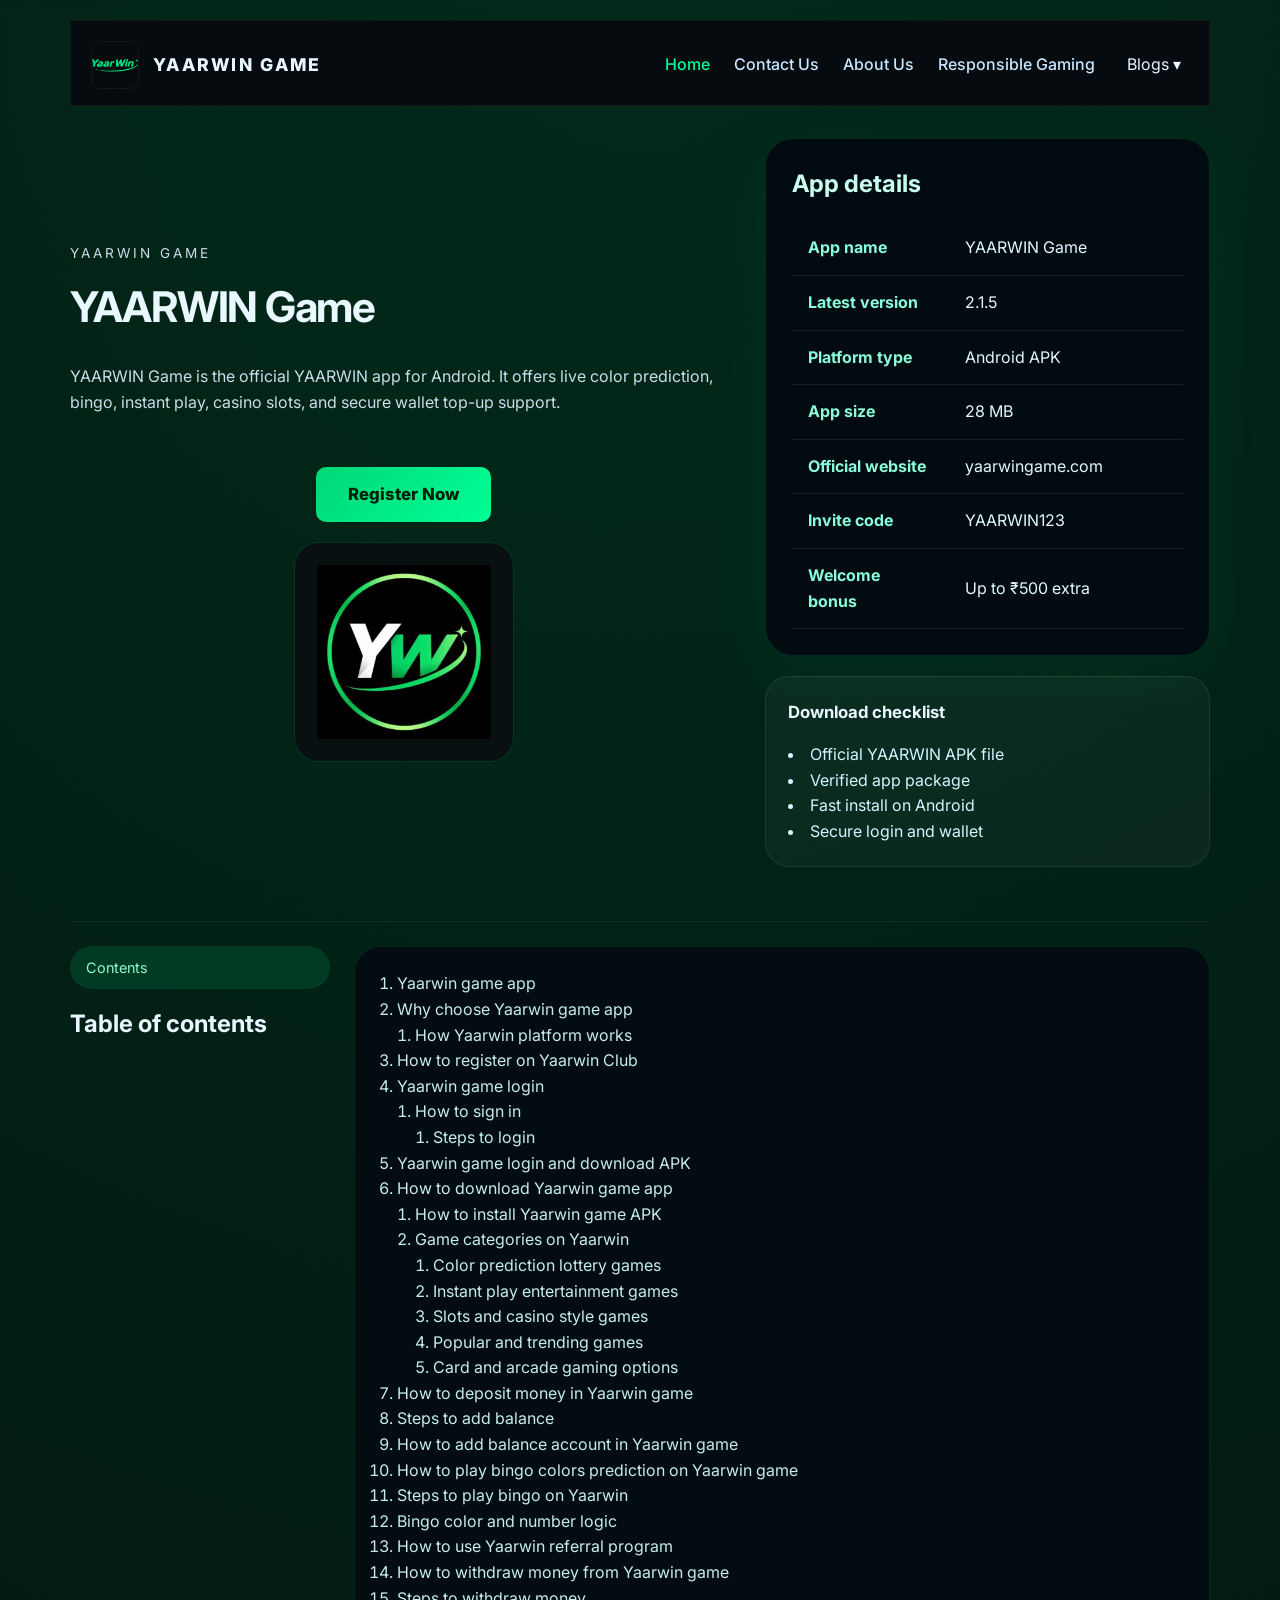
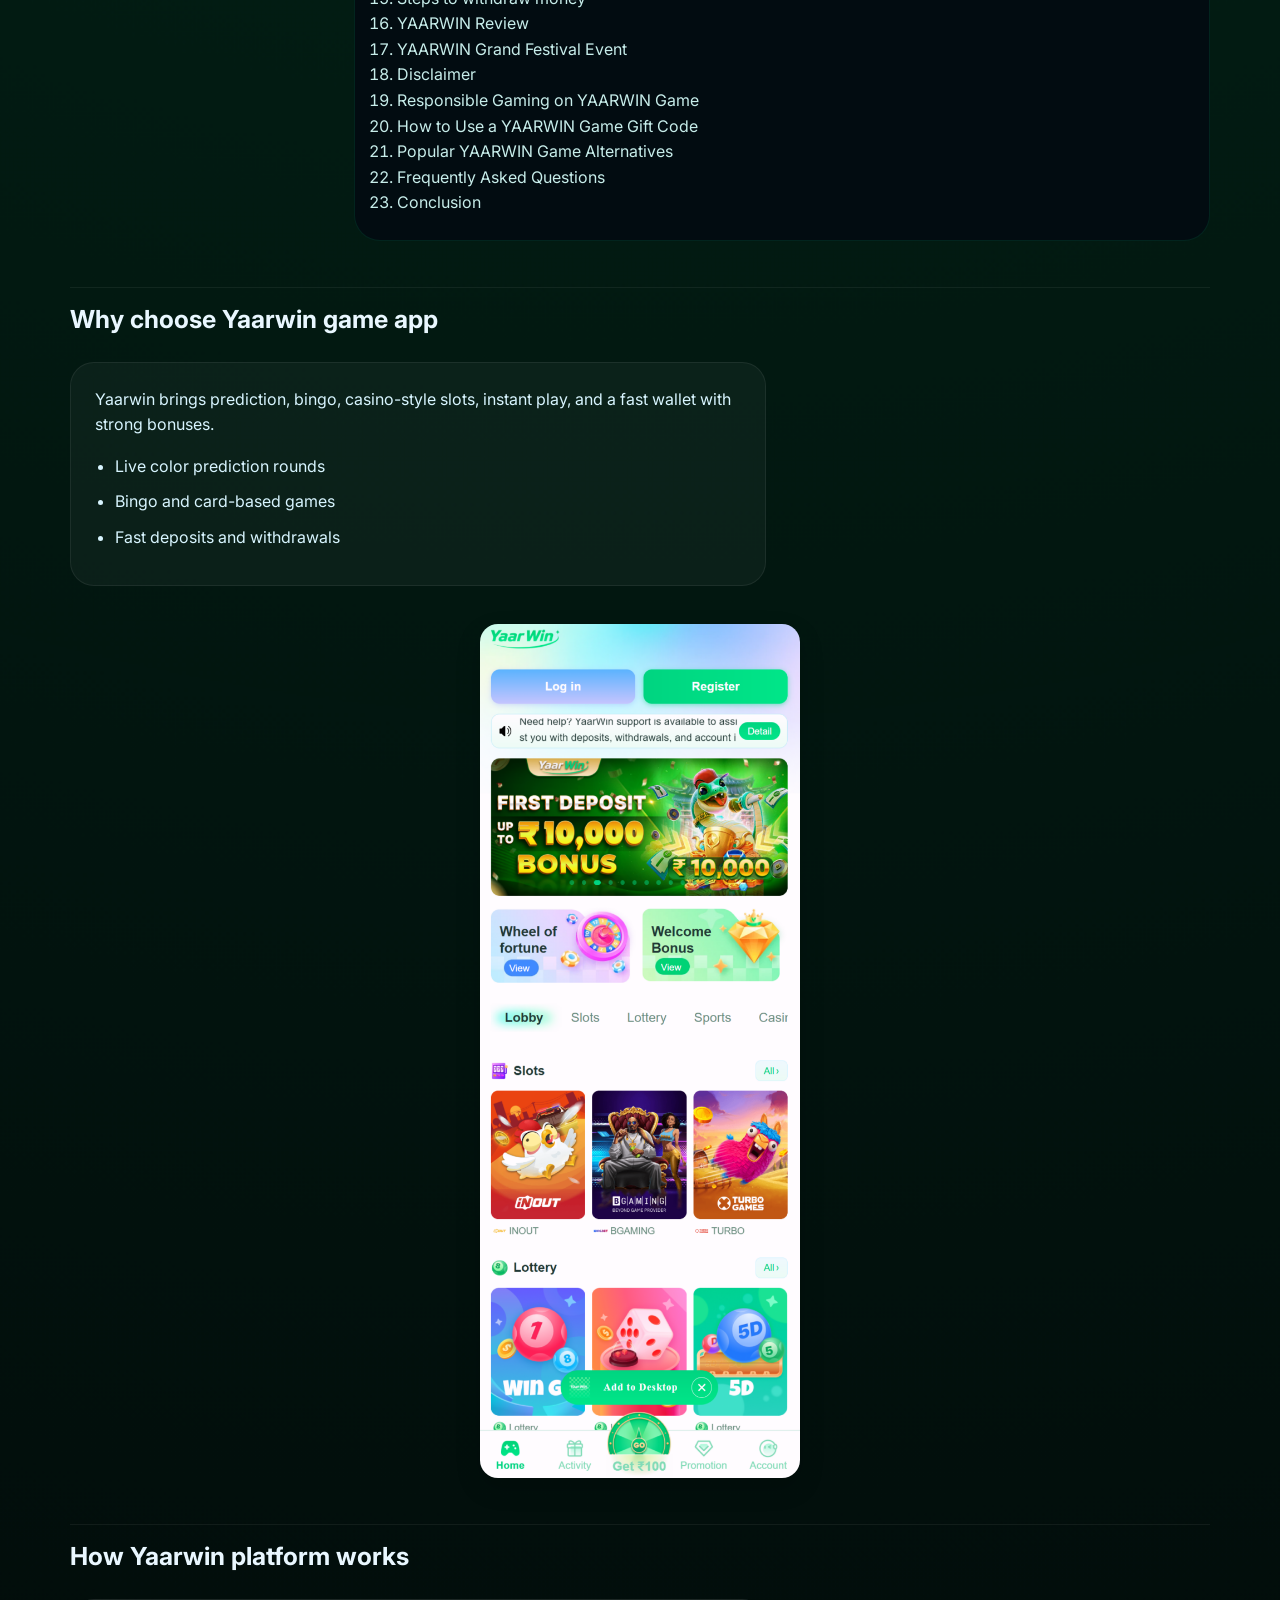
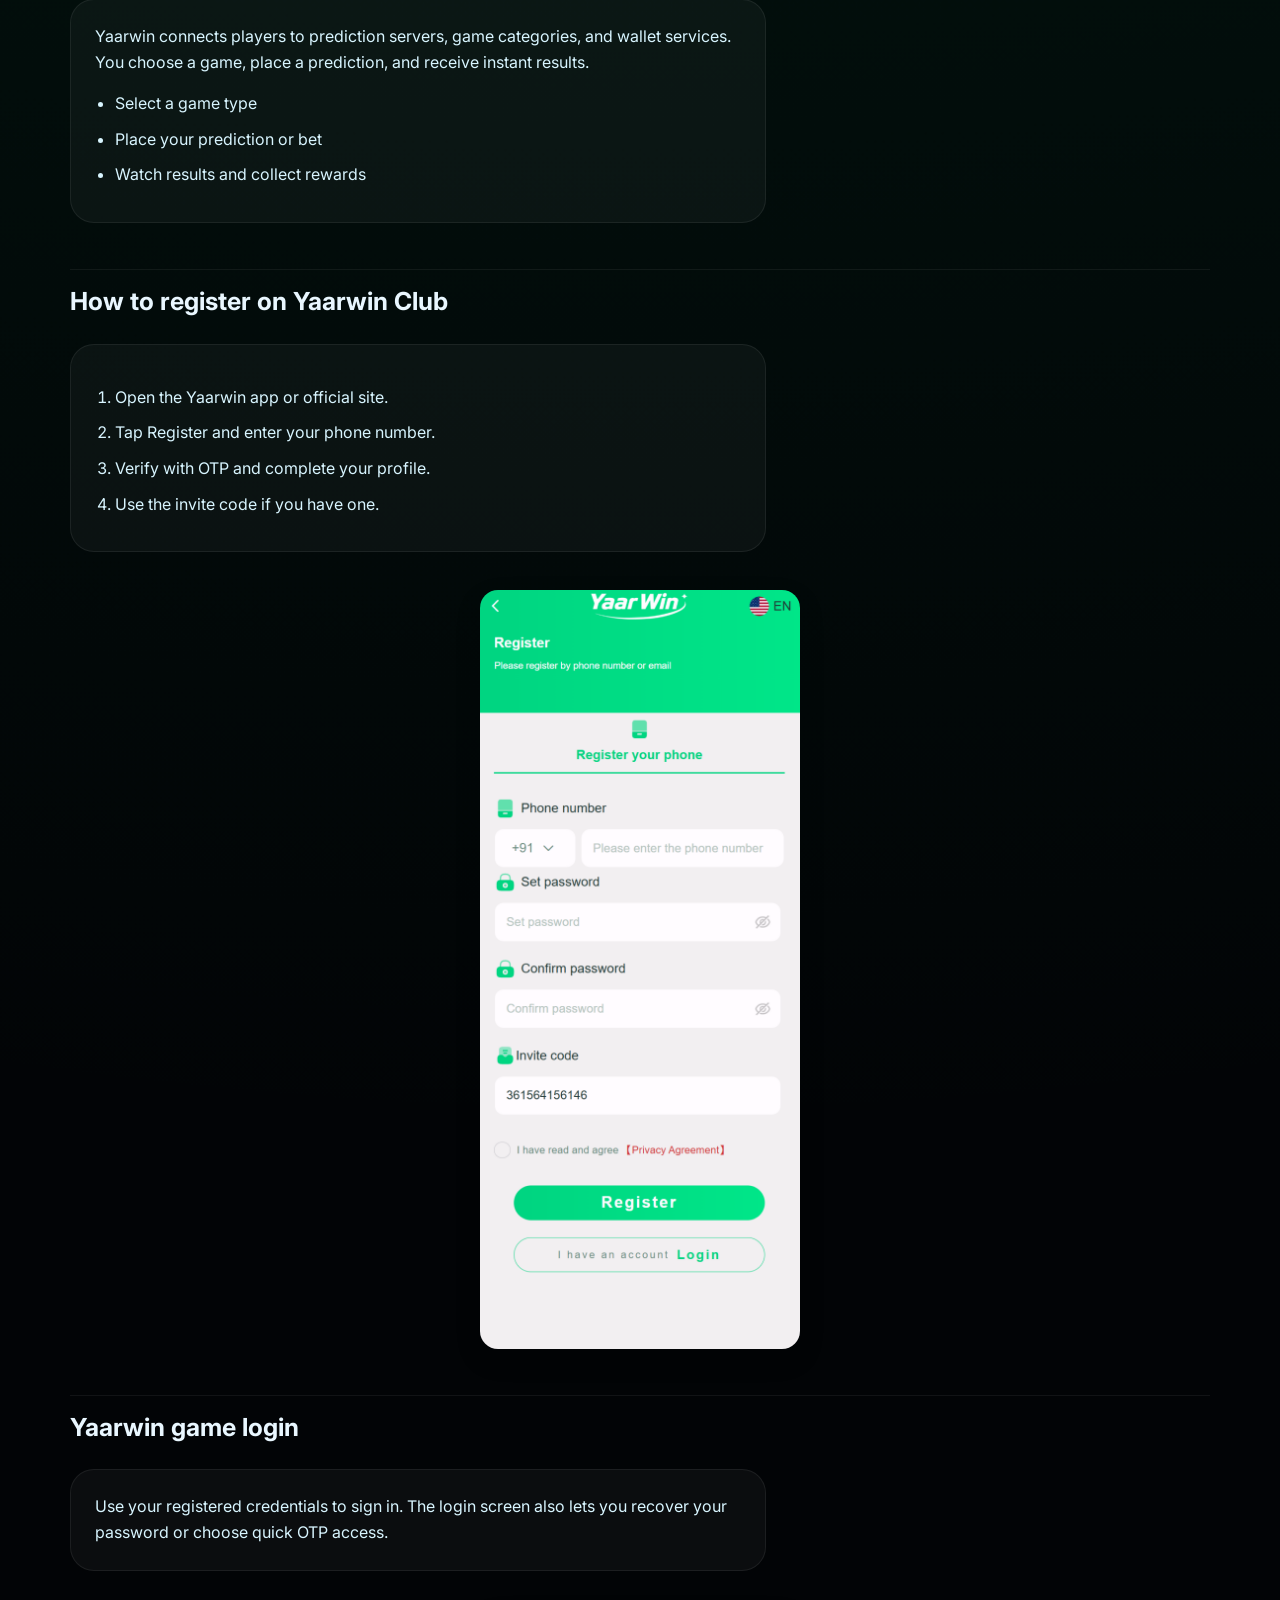
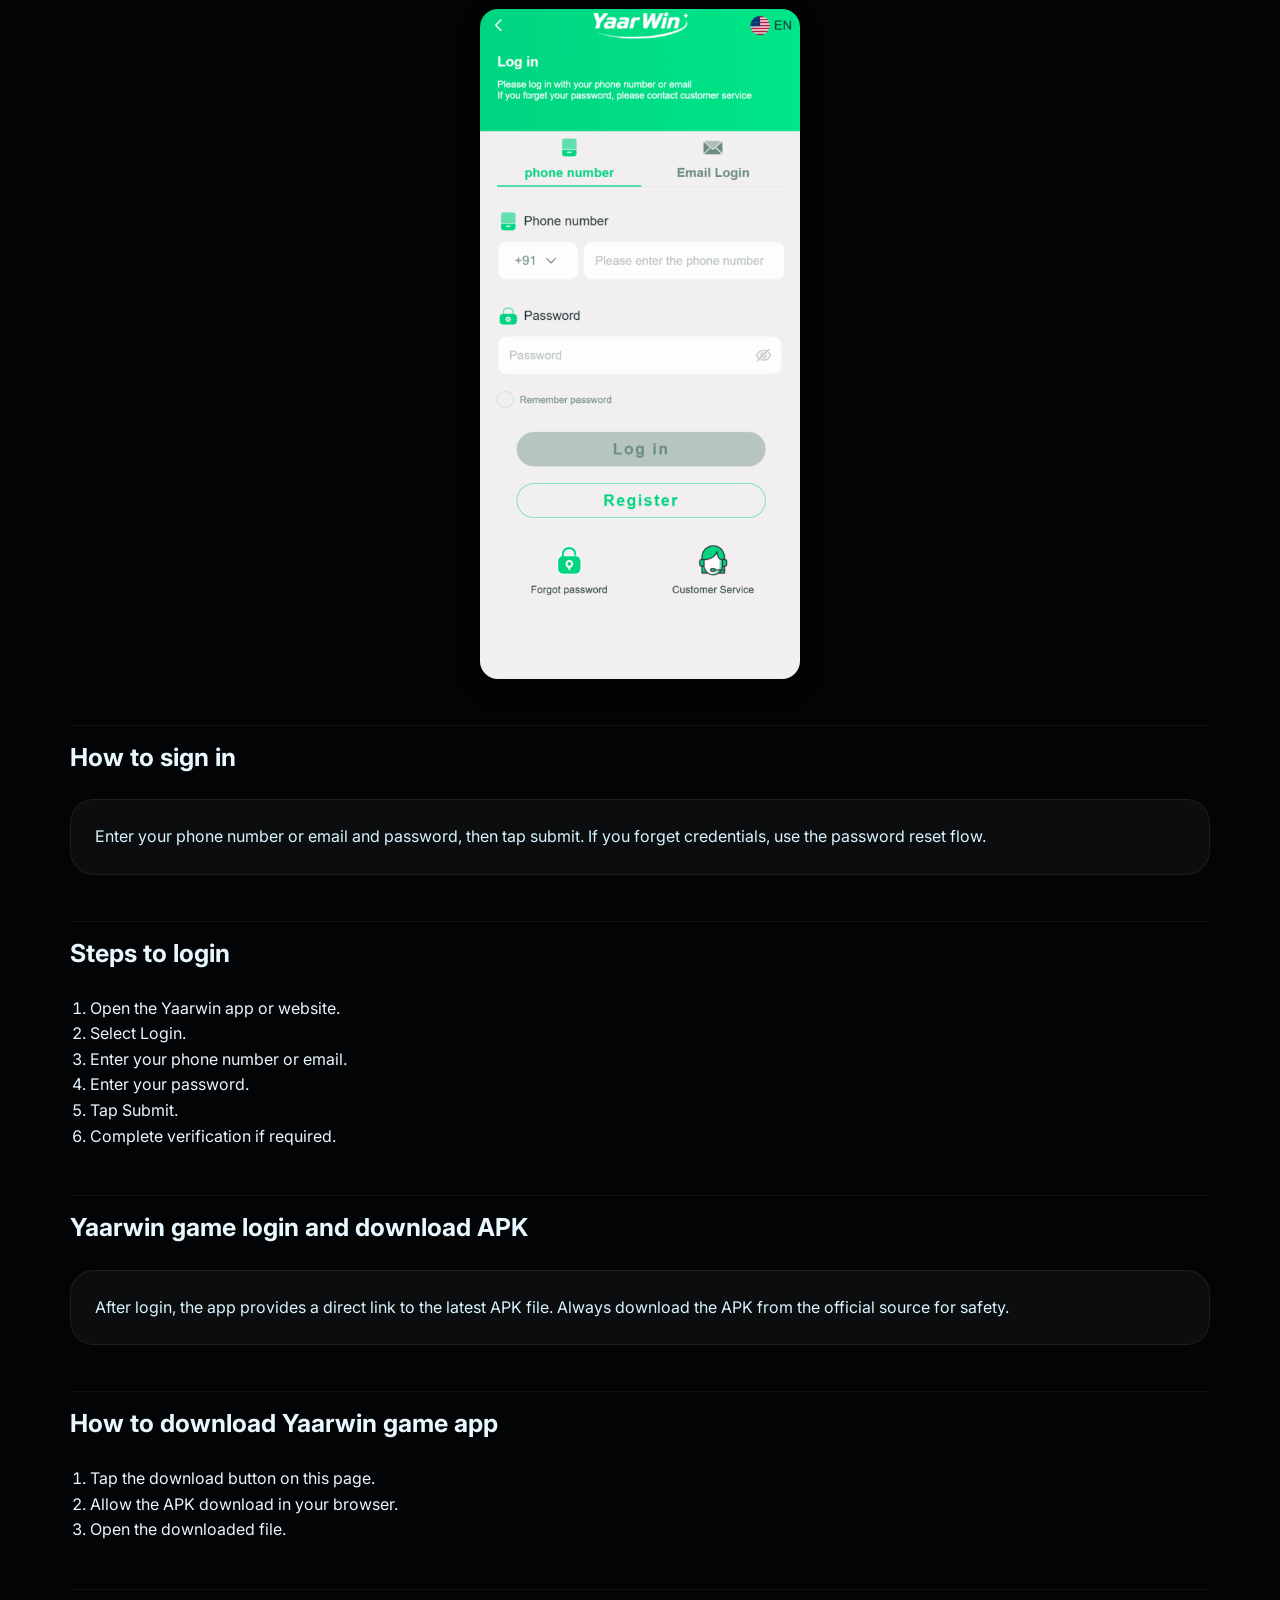
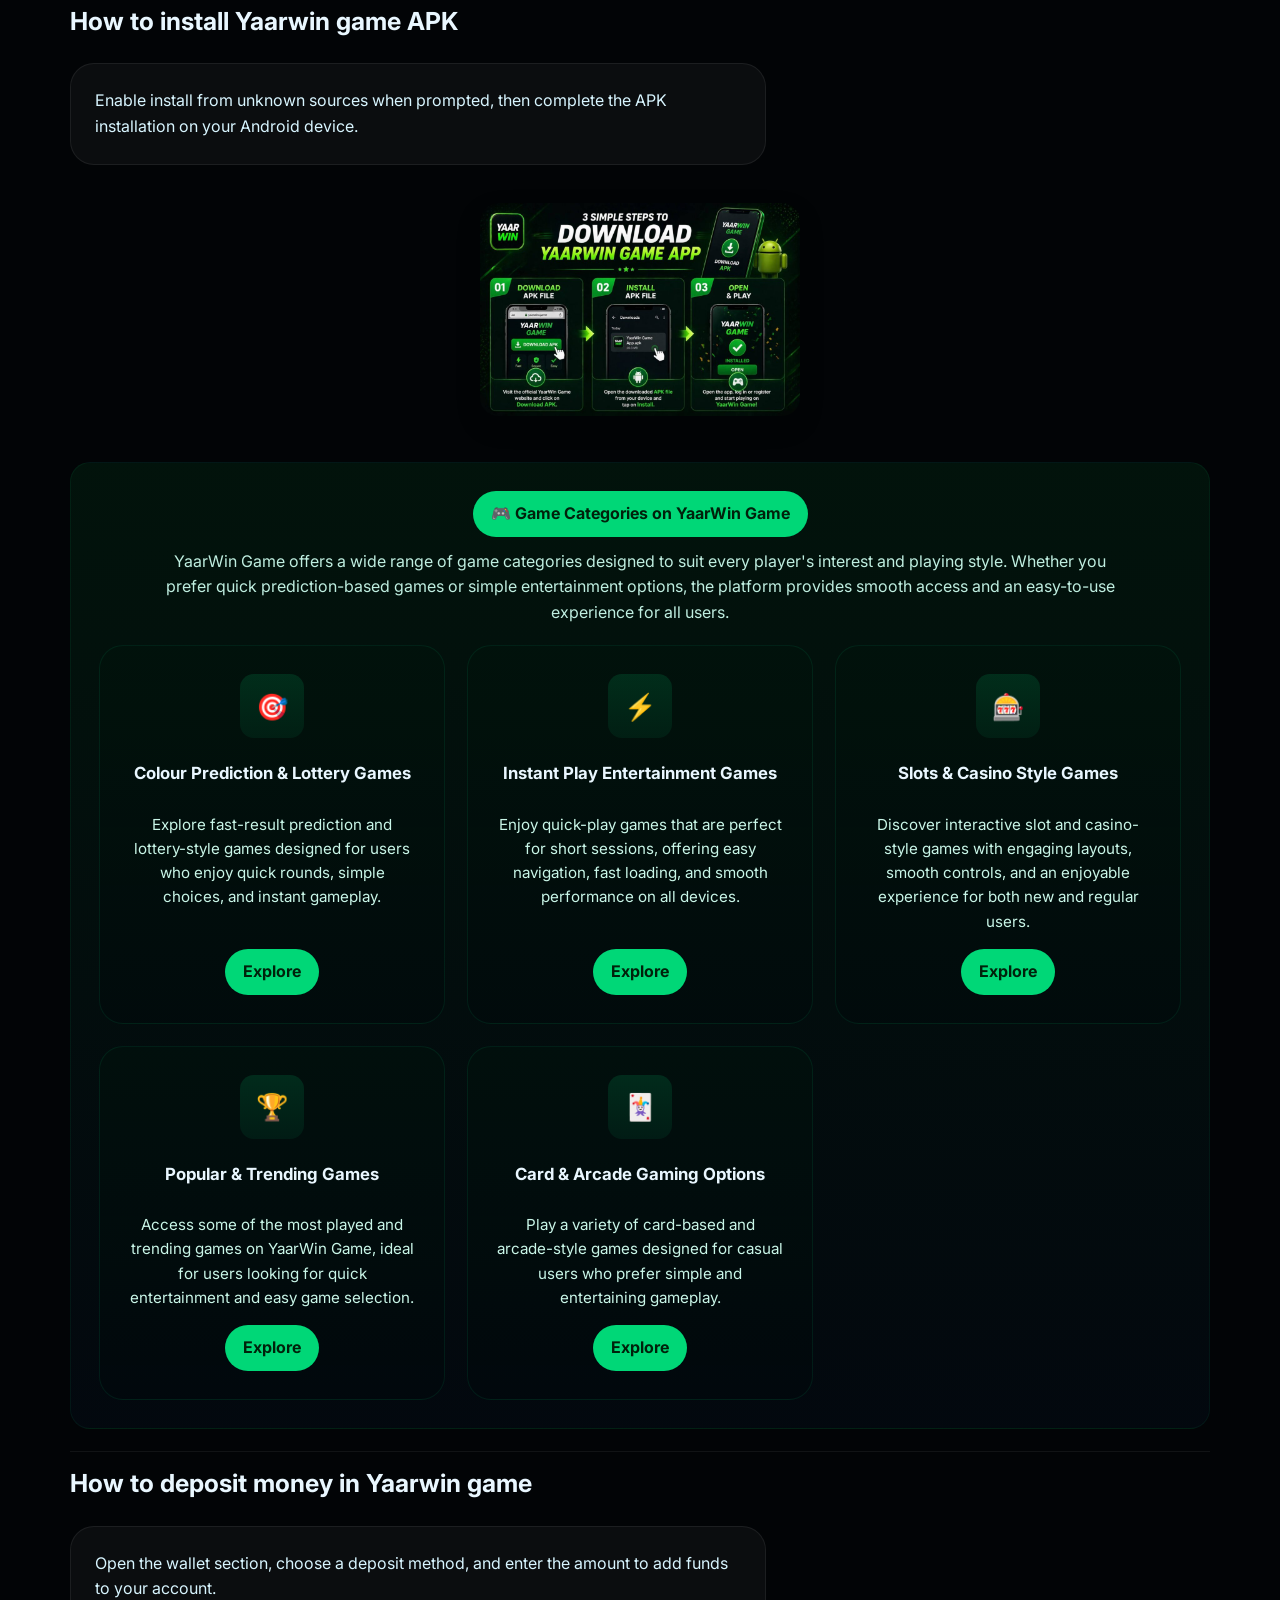
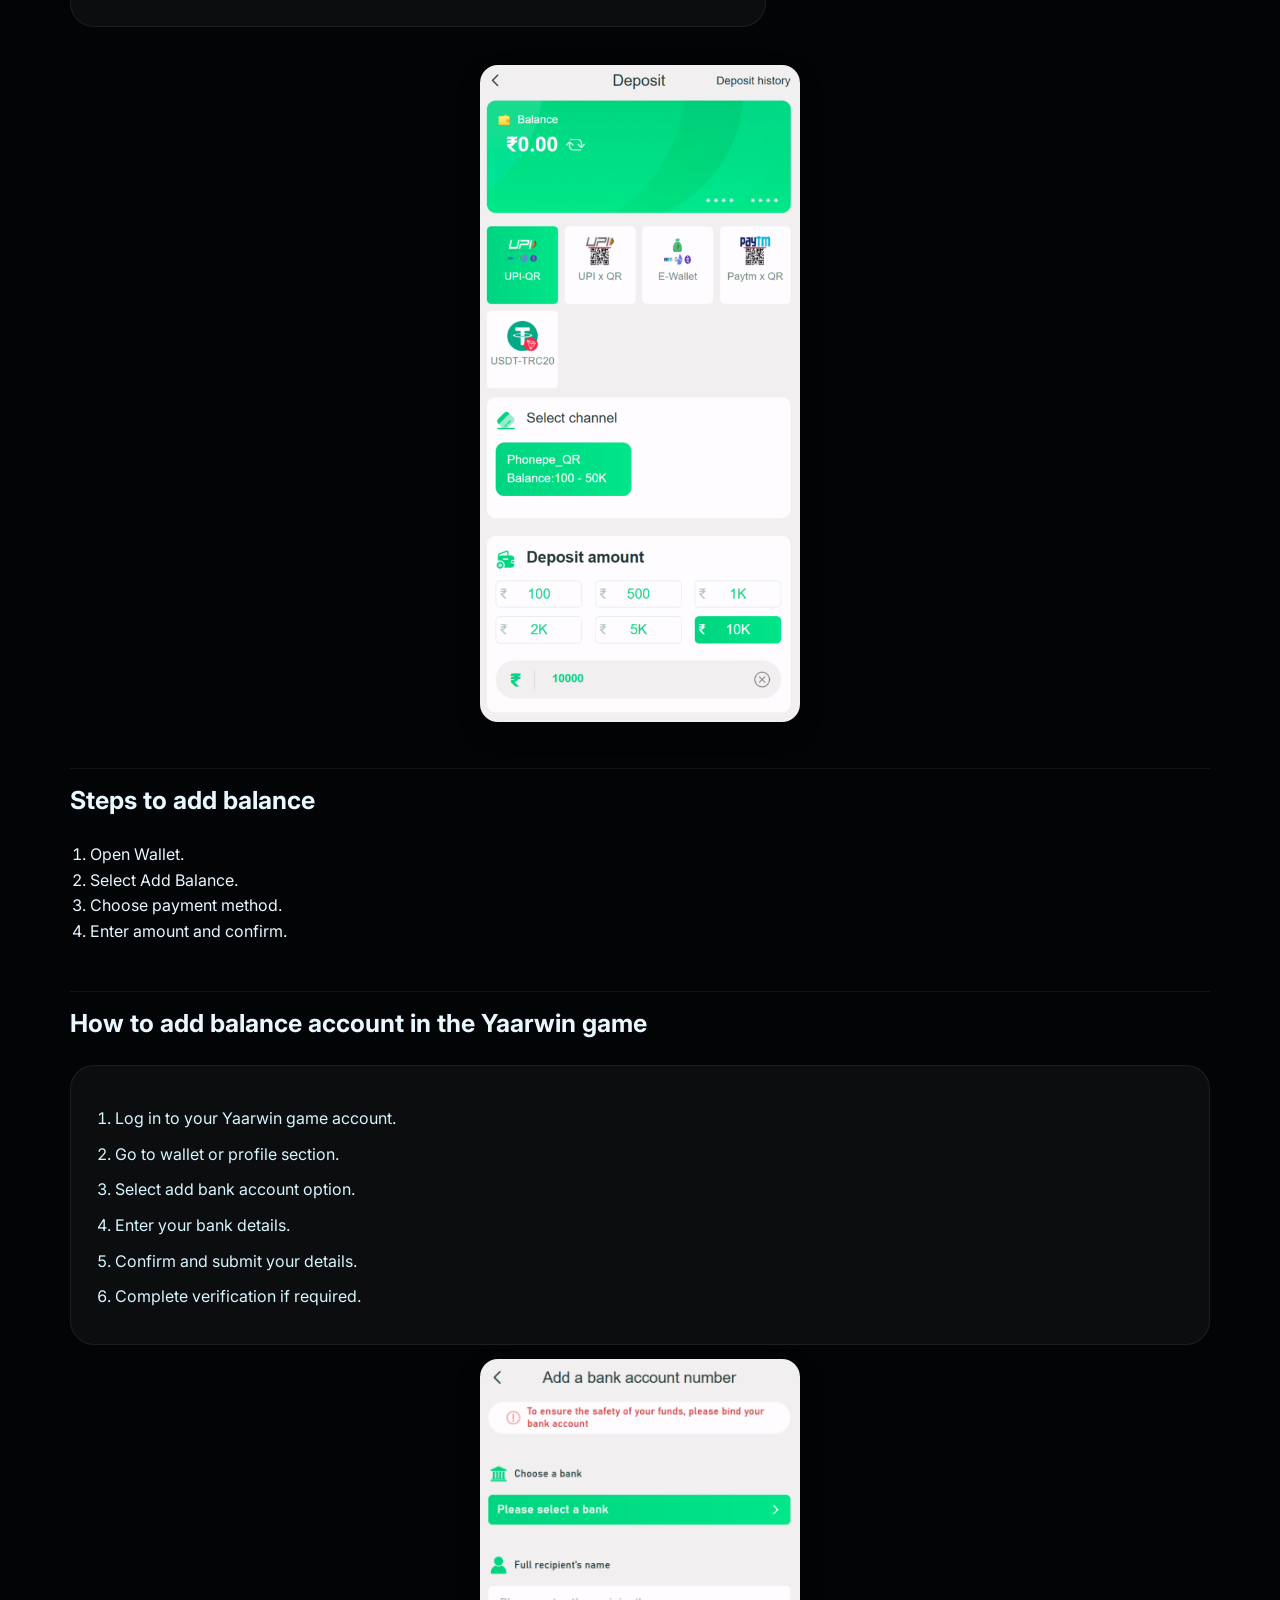
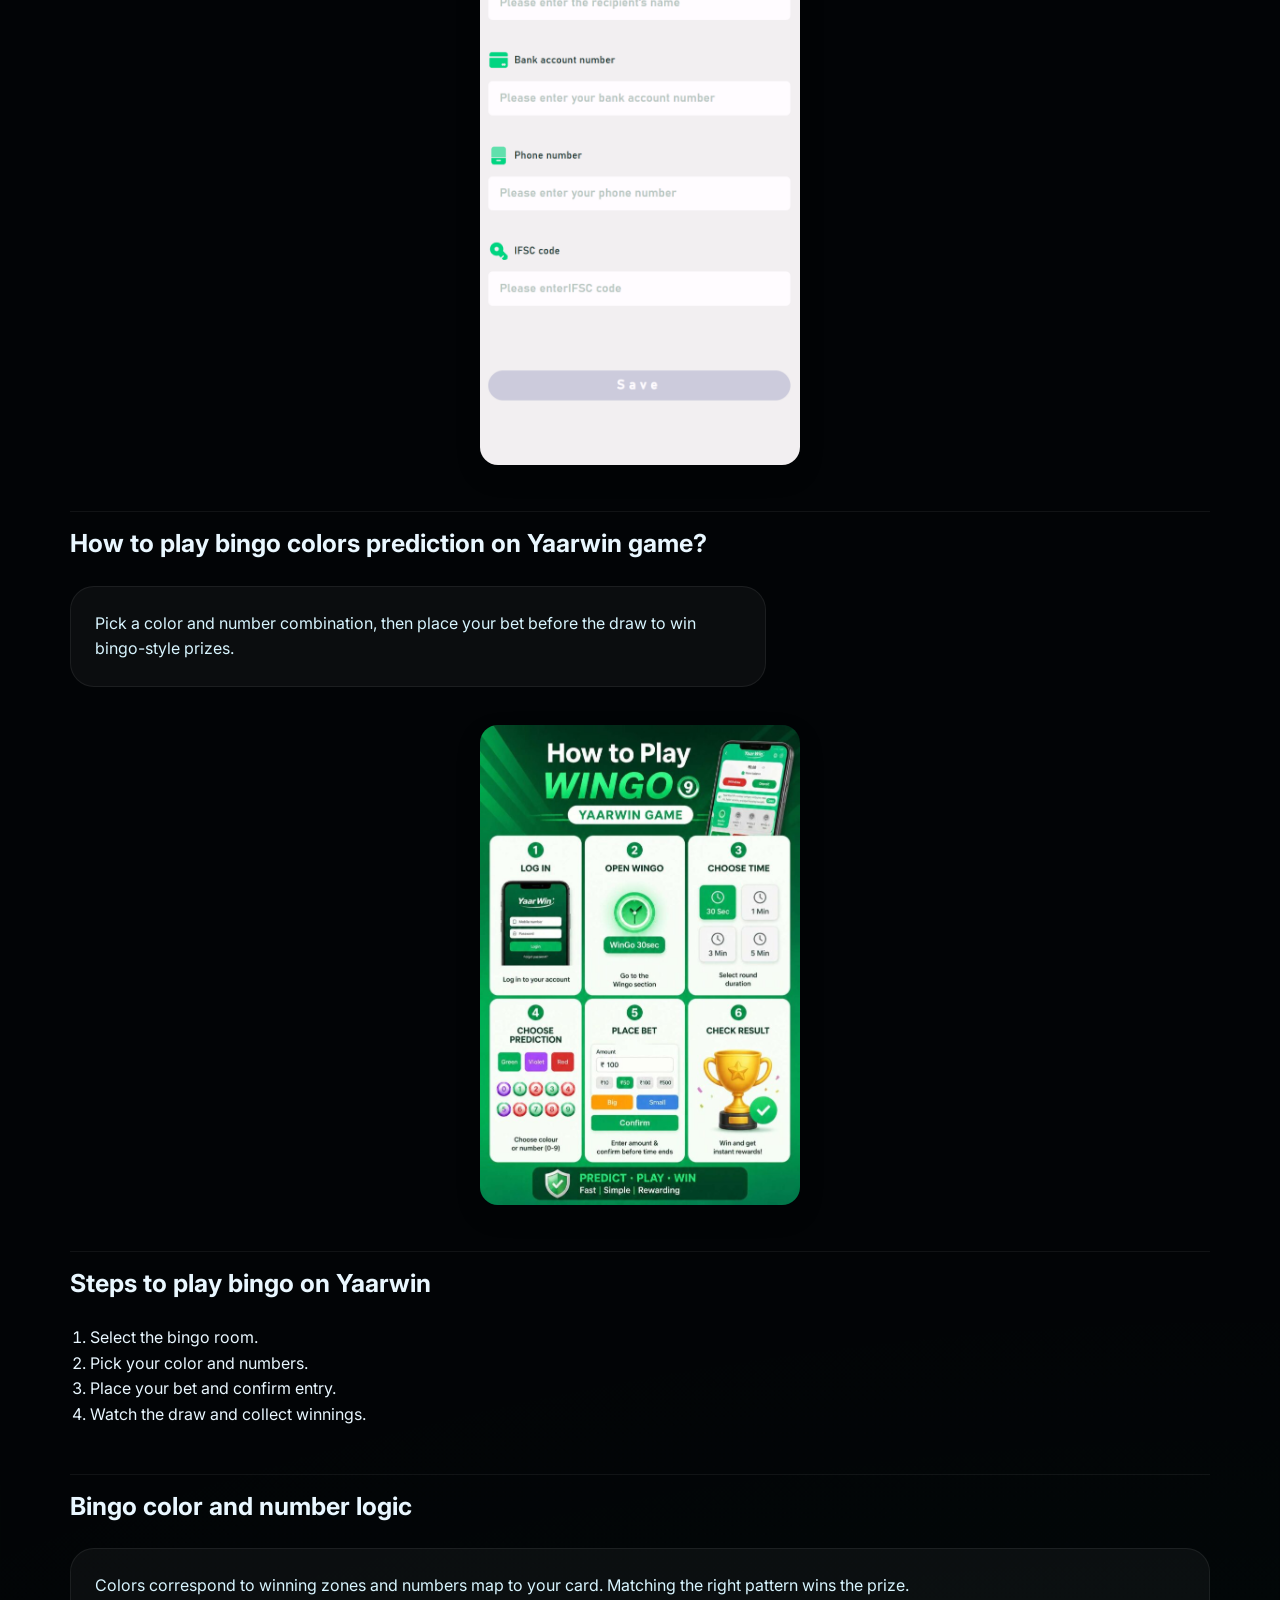
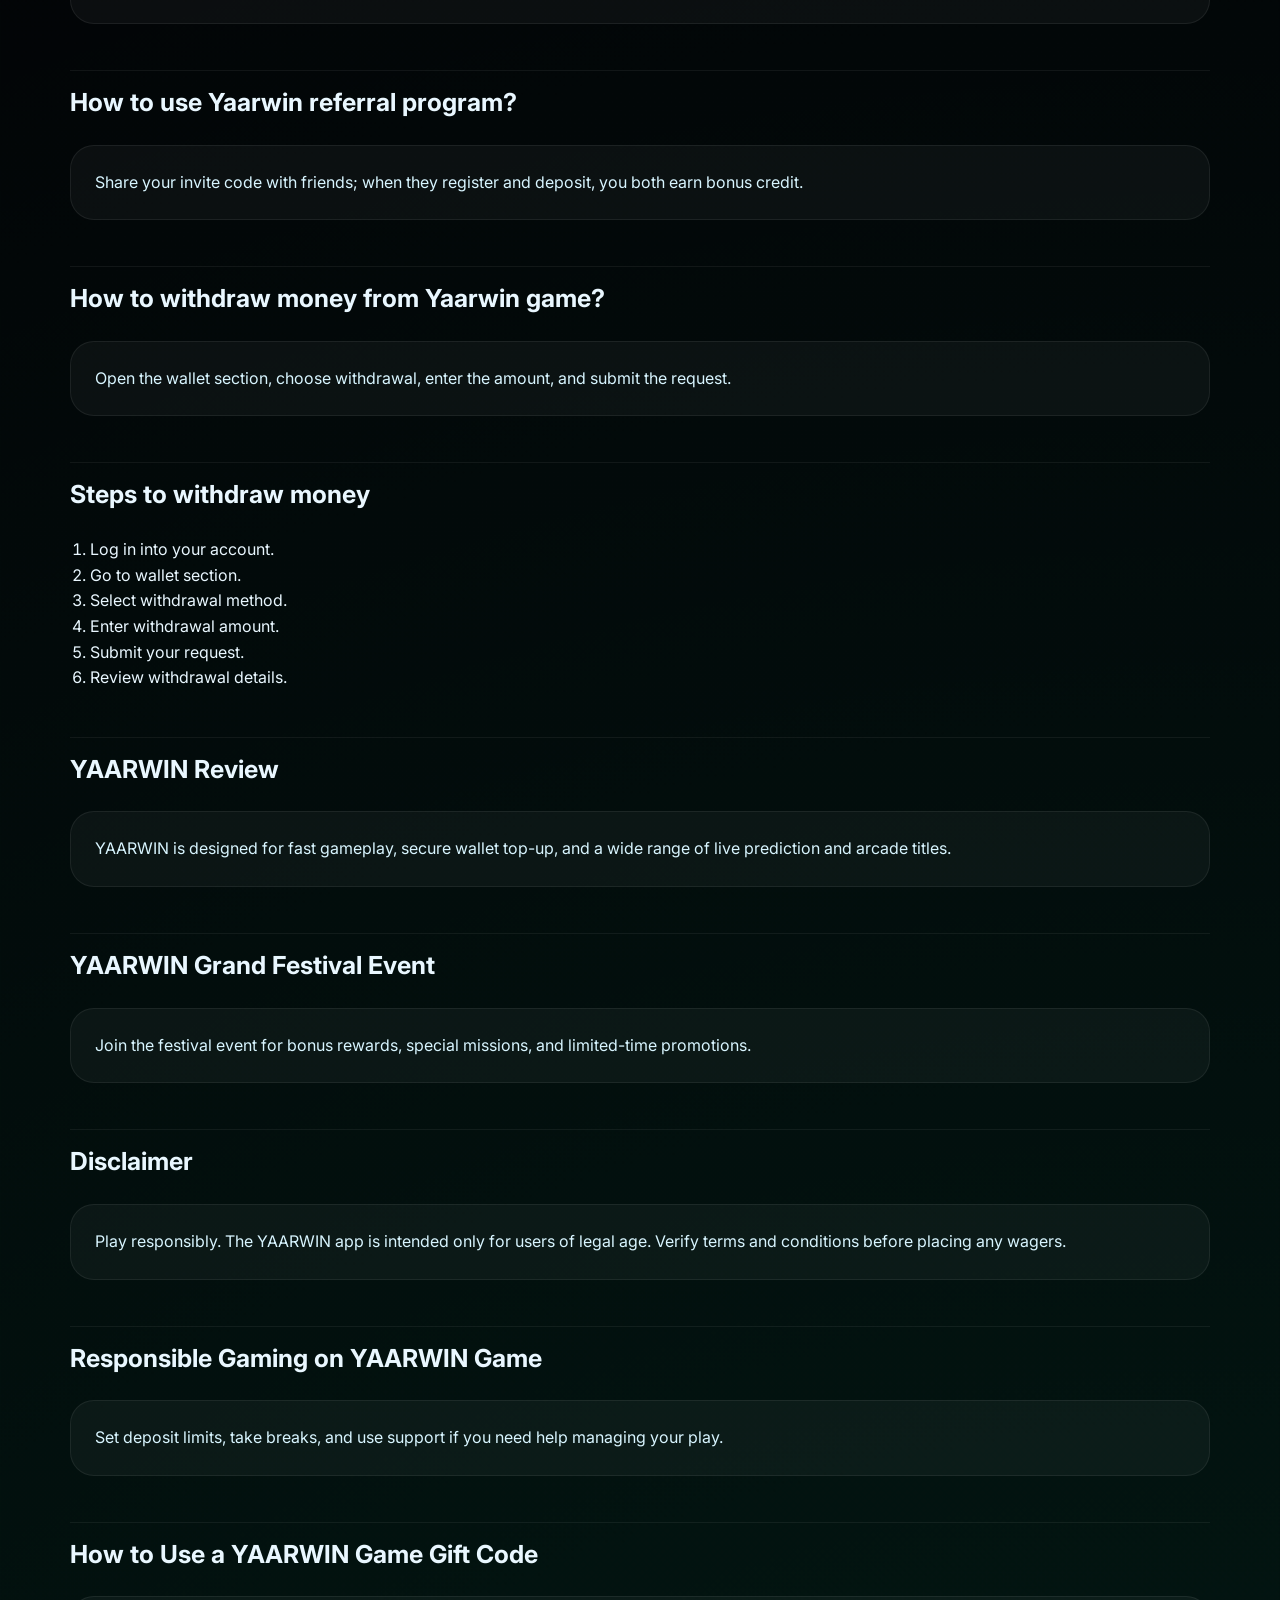
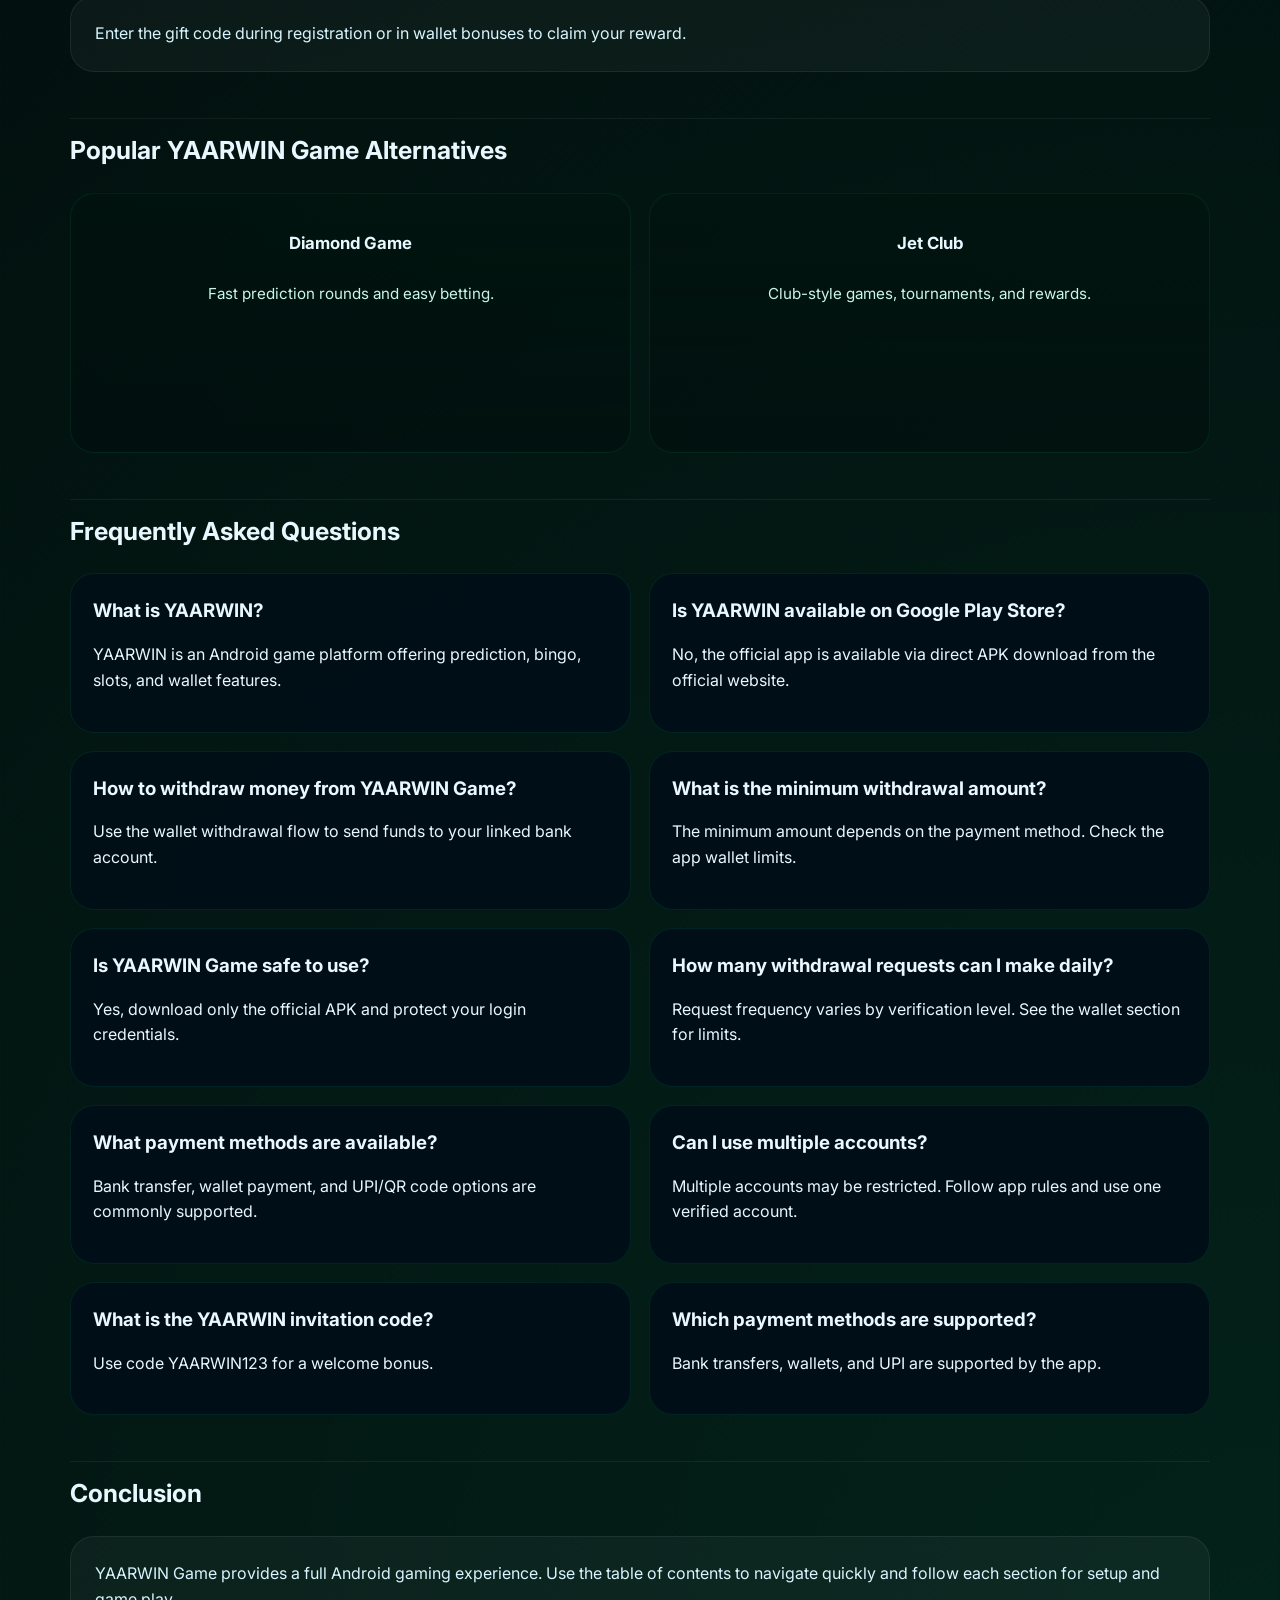
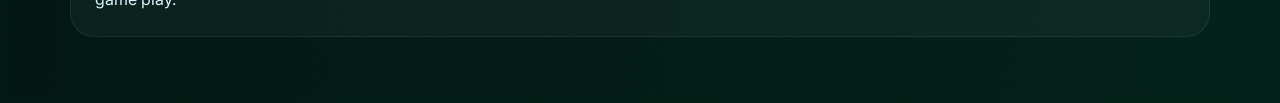
<file: index.html>
﻿<!DOCTYPE html>
<html lang="en">

<head>
  <meta charset="UTF-8" />
  <meta name="viewport" content="width=device-width, initial-scale=1.0" />
  <title>YAARWIN Game</title>
  <link rel="preconnect" href="https://fonts.googleapis.com" />
  <link rel="preconnect" href="https://fonts.gstatic.com" crossorigin />
  <link href="https://fonts.googleapis.com/css2?family=Inter:wght@400;500;600;700;800&display=swap" rel="stylesheet" />
  <link rel="stylesheet" href="styles.css" />
  <meta name="google-site-verification" content="dGM3XJTwkaBI4BGCTElAHcVAFODhgZdK24UHJCUNE9w" />
</head>

<body>
  <div id="top" class="page-shell">
    <header class="site-header">
      <div class="brand">
        <img src="assets/yarwin-logo.png" alt="YAARWIN logo" class="nav-logo" />
        <div>
          <p class="brand-name">YAARWIN Game</p>
          <!-- <p class="brand-tag">Play prediction, bingo, casino, and win</p> -->
        </div>
      </div>
      <nav class="main-nav">
        <a href="index.html" class="active">Home</a>
        <!-- <a href="blogs.html">Blogs</a> -->
        <a href="contact.html">Contact Us</a>
        <a href="about.html">About Us</a>
        <a href="responsible.html">Responsible Gaming</a>
        <div class="nav-dropdown">
          <button class="dropdown-toggle" aria-expanded="false">Blogs ▾</button>
          <div class="dropdown-menu">
            <a href="blogs.html">All Blogs</a>
            <a href="blogs.html#post1">YaarWin Grand Referral Event 2026</a>
            <a href="blogs.html#post2">YaarWin Telegram Channel 2026</a>
            <a href="blogs.html#post3">YaarWin Game App Download APK Latest Version (2026)</a>
            <a href="blogs.html#post4">Yaar Win Login</a>
          </div>
        </div>
      </nav>
      <button class="nav-toggle" aria-label="Toggle navigation">☰</button>
    </header>

    <main>
      <section class="hero-section" id="yarwin-game-app">
        <div class="hero-copy">
          <p class="eyebrow">Yaarwin game</p>
          <h1>YAARWIN Game</h1>
          <p>YAARWIN Game is the official YAARWIN app for Android. It offers live color prediction, bingo, instant play,
            casino slots, and secure wallet top-up support.</p>
          <a href="https://yaarwin.app/#/register?invitationCode=457582901700" class="btn-register">Register Now</a>
          <img src="assets/yarwin-app.png" alt="YAARWIN game app logo" class="app-logo" />
        </div>

        <div class="hero-right">
          <div class="app-table-panel">
            <h2>App details</h2>
            <table>
              <tbody>
                <tr>
                  <th>App name</th>
                  <td>YAARWIN Game</td>
                </tr>
                <tr>
                  <th>Latest version</th>
                  <td>2.1.5</td>
                </tr>
                <tr>
                  <th>Platform type</th>
                  <td>Android APK</td>
                </tr>
                <tr>
                  <th>App size</th>
                  <td>28 MB</td>
                </tr>
                <tr>
                  <th>Official website</th>
                  <td>yaarwingame.com</td>
                </tr>
                <tr>
                  <th>Invite code</th>
                  <td>YAARWIN123</td>
                </tr>
                <tr>
                  <th>Welcome bonus</th>
                  <td>Up to ₹500 extra</td>
                </tr>
              </tbody>
            </table>
          </div>
          <div class="download-list">
            <h2>Download checklist</h2>
            <ul>
              <li>Official YAARWIN APK file</li>
              <li>Verified app package</li>
              <li>Fast install on Android</li>
              <li>Secure login and wallet</li>
            </ul>
          </div>
        </div>
      </section>

      <section class="section toc-section" id="table-of-contents">
        <div class="toc-layout">
          <div class="toc-header-panel">
            <span class="section-tag">Contents</span>
            <h2>Table of contents</h2>
          </div>
          <div class="toc-card">
            <ol>
              <li><a href="#yarwin-game-app">Yaarwin game app</a></li>
              <li><a href="#why-choose">Why choose Yaarwin game app</a>
                <ol>
                  <li><a href="#how-platform-works">How Yaarwin platform works</a></li>
                </ol>
              </li>
              <li><a href="#register-club">How to register on Yaarwin Club</a></li>
              <li><a href="#login">Yaarwin game login</a>
                <ol>
                  <li><a href="#how-to-sign-in">How to sign in</a>
                    <ol>
                      <li><a href="#login-steps">Steps to login</a></li>
                    </ol>
                  </li>
                </ol>
              </li>
              <li><a href="#download-apk">Yaarwin game login and download APK</a></li>
              <li><a href="#download-app">How to download Yaarwin game app</a>
                <ol>
                  <li><a href="#how-to-install">How to install Yaarwin game APK</a></li>
                  <li><a href="#game-categories">Game categories on Yaarwin</a>
                    <ol>
                      <li><a href="#color-prediction">Color prediction lottery games</a></li>
                      <li><a href="#instant-play">Instant play entertainment games</a></li>
                      <li><a href="#slots-casino">Slots and casino style games</a></li>
                      <li><a href="#trending-games">Popular and trending games</a></li>
                      <li><a href="#card-arcade">Card and arcade gaming options</a></li>
                    </ol>
                  </li>
                </ol>
              </li>
              <li><a href="#deposit-money">How to deposit money in Yaarwin game</a></li>
              <li><a href="#add-balance">Steps to add balance</a></li>
              <li><a href="#add-bank-account">How to add balance account in Yaarwin game</a></li>
              <li><a href="#bingo-prediction">How to play bingo colors prediction on Yaarwin game</a></li>
              <li><a href="#bingo-steps">Steps to play bingo on Yaarwin</a></li>
              <li><a href="#bingo-logic">Bingo color and number logic</a></li>
              <li><a href="#referral-program">How to use Yaarwin referral program</a></li>
              <li><a href="#withdraw-money">How to withdraw money from Yaarwin game</a></li>
              <li><a href="#withdraw-steps">Steps to withdraw money</a></li>
              <li><a href="#review">YAARWIN Review</a></li>
              <li><a href="#festival">YAARWIN Grand Festival Event</a></li>
              <li><a href="#disclaimer">Disclaimer</a></li>
              <li><a href="#responsible-gaming">Responsible Gaming on YAARWIN Game</a></li>
              <li><a href="#gift-code">How to Use a YAARWIN Game Gift Code</a></li>
              <li><a href="#alternatives">Popular YAARWIN Game Alternatives</a></li>
              <li><a href="#faq">Frequently Asked Questions</a></li>
              <li><a href="#conclusion">Conclusion</a></li>
            </ol>
          </div>
      </section>

      <section class="section content-section" id="why-choose">
        <div class="section-header">
          <h2>Why choose Yaarwin game app</h2>
        </div>
        <div class="section-body">
          <div class="text-card">
            <p>Yaarwin brings prediction, bingo, casino-style slots, instant play, and a fast wallet with strong
              bonuses.</p>
            <ul>
              <li>Live color prediction rounds</li>
              <li>Bingo and card-based games</li>
              <li>Fast deposits and withdrawals</li>
            </ul>
          </div>
          <img src="assets/why-choose.png" alt="Why choose Yaarwin game" />
        </div>
      </section>

      <section class="section content-section" id="how-platform-works">
        <div class="section-header">
          <h2>How Yaarwin platform works</h2>
        </div>
        <div class="section-body">
          <div class="text-card">
            <p>Yaarwin connects players to prediction servers, game categories, and wallet services. You choose a game,
              place a prediction, and receive instant results.</p>
            <ul>
              <li>Select a game type</li>
              <li>Place your prediction or bet</li>
              <li>Watch results and collect rewards</li>
            </ul>
          </div>
          <!-- <img src="assets/platform-works.png" alt="Yaarwin platform works" /> -->
        </div>
      </section>

      <section class="section content-section" id="register-club">
        <div class="section-header">
          <h2>How to register on Yaarwin Club</h2>
        </div>
        <div class="section-body">
          <div class="text-card">
            <ol>
              <li>Open the Yaarwin app or official site.</li>
              <li>Tap Register and enter your phone number.</li>
              <li>Verify with OTP and complete your profile.</li>
              <li>Use the invite code if you have one.</li>
            </ol>
          </div>
          <img src="assets/register-club.png" alt="Register on Yaarwin Club" />
        </div>
      </section>

      <section class="section content-section" id="login">
        <div class="section-header">
          <h2>Yaarwin game login</h2>
        </div>
        <div class="section-body">
          <div class="text-card">
            <p>Use your registered credentials to sign in. The login screen also lets you recover your password or
              choose quick OTP access.</p>
          </div>
          <img src="assets/login-screen.png" alt="Yaarwin login" />
        </div>
      </section>

      <section class="section content-section" id="how-to-sign-in">
        <div class="section-header">
          <h2>How to sign in</h2>
        </div>
        <div class="text-card">
          <p>Enter your phone number or email and password, then tap submit. If you forget credentials, use the password
            reset flow.</p>
        </div>
      </section>

      <section class="section content-section" id="login-steps">
        <div class="section-header">
          <h2>Steps to login</h2>
        </div>
        <ol>
          <li>Open the Yaarwin app or website.</li>
          <li>Select Login.</li>
          <li>Enter your phone number or email.</li>
          <li>Enter your password.</li>
          <li>Tap Submit.</li>
          <li>Complete verification if required.</li>
        </ol>
      </section>

      <section class="section content-section" id="download-apk">
        <div class="section-header">
          <h2>Yaarwin game login and download APK</h2>
        </div>
        <div class="text-card">
          <p>After login, the app provides a direct link to the latest APK file. Always download the APK from the
            official source for safety.</p>
        </div>
      </section>

      <section class="section content-section" id="download-app">
        <div class="section-header">
          <h2>How to download Yaarwin game app</h2>
        </div>
        <ol>
          <li>Tap the download button on this page.</li>
          <li>Allow the APK download in your browser.</li>
          <li>Open the downloaded file.</li>
        </ol>
      </section>

      <section class="section content-section" id="how-to-install">
        <div class="section-header">
          <h2>How to install Yaarwin game APK</h2>
        </div>
        <div class="section-body">
          <div class="text-card">
            <p>Enable install from unknown sources when prompted, then complete the APK installation on your Android
              device.</p>
          </div>
          <img src="assets/install-apk.png" alt="Install Yaarwin APK" />
        </div>
      </section>

      <section class="section game-categories-panel" id="game-categories">
        <div class="categories-header">
          <div class="header-pill">🎮 Game Categories on YaarWin Game</div>
          <p class="lead">YaarWin Game offers a wide range of game categories designed to suit every player's interest
            and playing style. Whether you prefer quick prediction-based games or simple entertainment options, the
            platform provides smooth access and an easy-to-use experience for all users.</p>
        </div>

        <div class="categories-grid">
          <article class="category-card">
            <div class="icon">🎯</div>
            <h3>Colour Prediction & Lottery Games</h3>
            <p>Explore fast-result prediction and lottery-style games designed for users who enjoy quick rounds, simple
              choices, and instant gameplay.</p>
            <a class="btn-explore" href="#top">Explore</a>
          </article>

          <article class="category-card">
            <div class="icon">⚡</div>
            <h3>Instant Play Entertainment Games</h3>
            <p>Enjoy quick-play games that are perfect for short sessions, offering easy navigation, fast loading, and
              smooth performance on all devices.</p>
            <a class="btn-explore" href="#top">Explore</a>
          </article>

          <article class="category-card">
            <div class="icon">🎰</div>
            <h3>Slots & Casino Style Games</h3>
            <p>Discover interactive slot and casino-style games with engaging layouts, smooth controls, and an enjoyable
              experience for both new and regular users.</p>
            <a class="btn-explore" href="#top">Explore</a>
          </article>

          <article class="category-card">
            <div class="icon">🏆</div>
            <h3>Popular & Trending Games</h3>
            <p>Access some of the most played and trending games on YaarWin Game, ideal for users looking for quick
              entertainment and easy game selection.</p>
            <a class="btn-explore" href="#top">Explore</a>
          </article>

          <article class="category-card">
            <div class="icon">🃏</div>
            <h3>Card & Arcade Gaming Options</h3>
            <p>Play a variety of card-based and arcade-style games designed for casual users who prefer simple and
              entertaining gameplay.</p>
            <a class="btn-explore" href="#top">Explore</a>
          </article>
        </div>
      </section>

      <section class="section content-section" id="deposit-money">
        <div class="section-header">
          <h2>How to deposit money in Yaarwin game</h2>
        </div>
        <div class="section-body">
          <div class="text-card">
            <p>Open the wallet section, choose a deposit method, and enter the amount to add funds to your account.</p>
          </div>
          <img src="assets/deposit-money.png" alt="Deposit money Yaarwin" />
        </div>
      </section>

      <section class="section content-section" id="add-balance">
        <div class="section-header">
          <h2>Steps to add balance</h2>
        </div>
        <ol>
          <li>Open Wallet.</li>
          <li>Select Add Balance.</li>
          <li>Choose payment method.</li>
          <li>Enter amount and confirm.</li>
        </ol>
      </section>

      <section class="section content-section" id="add-bank-account">
        <div class="section-header">
          <h2>How to add balance account in the Yaarwin game</h2>
        </div>
        <div class="text-card">
          <ol>
            <li>Log in to your Yaarwin game account.</li>
            <li>Go to wallet or profile section.</li>
            <li>Select add bank account option.</li>
            <li>Enter your bank details.</li>
            <li>Confirm and submit your details.</li>
            <li>Complete verification if required.</li>
          </ol>
        </div>
        <div class="section-image-panel"><img src="assets/add-bank-account.png" alt="Add bank account Yaarwin" /></div>
      </section>

      <section class="section content-section" id="bingo-prediction">
        <div class="section-header">
          <h2>How to play bingo colors prediction on Yaarwin game?</h2>
        </div>
        <div class="section-body">
          <div class="text-card">
            <p>Pick a color and number combination, then place your bet before the draw to win bingo-style prizes.</p>
          </div>
          <img src="assets/bingo-prediction.png" alt="Bingo color prediction Yaarwin" />
        </div>
      </section>

      <section class="section content-section" id="bingo-steps">
        <div class="section-header">
          <h2>Steps to play bingo on Yaarwin</h2>
        </div>
        <ol>
          <li>Select the bingo room.</li>
          <li>Pick your color and numbers.</li>
          <li>Place your bet and confirm entry.</li>
          <li>Watch the draw and collect winnings.</li>
        </ol>
      </section>

      <section class="section content-section" id="bingo-logic">
        <div class="section-header">
          <h2>Bingo color and number logic</h2>
        </div>
        <div class="text-card">
          <p>Colors correspond to winning zones and numbers map to your card. Matching the right pattern wins the prize.
          </p>
        </div>
      </section>

      <section class="section content-section" id="referral-program">
        <div class="section-header">
          <h2>How to use Yaarwin referral program?</h2>
        </div>
        <div class="text-card">
          <p>Share your invite code with friends; when they register and deposit, you both earn bonus credit.</p>
        </div>
      </section>

      <section class="section content-section" id="withdraw-money">
        <div class="section-header">
          <h2>How to withdraw money from Yaarwin game?</h2>
        </div>
        <div class="text-card">
          <p>Open the wallet section, choose withdrawal, enter the amount, and submit the request.</p>
        </div>
      </section>

      <section class="section content-section" id="withdraw-steps">
        <div class="section-header">
          <h2>Steps to withdraw money</h2>
        </div>
        <ol>
          <li>Log in into your account.</li>
          <li>Go to wallet section.</li>
          <li>Select withdrawal method.</li>
          <li>Enter withdrawal amount.</li>
          <li>Submit your request.</li>
          <li>Review withdrawal details.</li>
        </ol>
      </section>

      <section class="section content-section" id="review">
        <div class="section-header">
          <h2>YAARWIN Review</h2>
        </div>
        <div class="text-card">
          <p>YAARWIN is designed for fast gameplay, secure wallet top-up, and a wide range of live prediction and arcade
            titles.</p>
        </div>
      </section>

      <section class="section content-section" id="festival">
        <div class="section-header">
          <h2>YAARWIN Grand Festival Event</h2>
        </div>
        <div class="text-card">
          <p>Join the festival event for bonus rewards, special missions, and limited-time promotions.</p>
        </div>
      </section>

      <section class="section content-section" id="disclaimer">
        <div class="section-header">
          <h2>Disclaimer</h2>
        </div>
        <div class="text-card">
          <p>Play responsibly. The YAARWIN app is intended only for users of legal age. Verify terms and conditions
            before placing any wagers.</p>
        </div>
      </section>

      <section class="section content-section" id="responsible-gaming">
        <div class="section-header">
          <h2>Responsible Gaming on YAARWIN Game</h2>
        </div>
        <div class="text-card">
          <p>Set deposit limits, take breaks, and use support if you need help managing your play.</p>
        </div>
      </section>

      <section class="section content-section" id="gift-code">
        <div class="section-header">
          <h2>How to Use a YAARWIN Game Gift Code</h2>
        </div>
        <div class="text-card">
          <p>Enter the gift code during registration or in wallet bonuses to claim your reward.</p>
        </div>
      </section>

      <section class="section content-section" id="alternatives">
        <div class="section-header">
          <h2>Popular YAARWIN Game Alternatives</h2>
        </div>
        <div class="category-grid">
          <div class="category-card">
            <h3>Diamond Game</h3>
            <p>Fast prediction rounds and easy betting.</p>
          </div>
          <div class="category-card">
            <h3>Jet Club</h3>
            <p>Club-style games, tournaments, and rewards.</p>
          </div>
        </div>
      </section>

      <section class="section content-section" id="faq">
        <div class="section-header">
          <h2>Frequently Asked Questions</h2>
        </div>
        <div class="faq-grid">
          <article>
            <h3>What is YAARWIN?</h3>
            <p>YAARWIN is an Android game platform offering prediction, bingo, slots, and wallet features.</p>
          </article>
          <article>
            <h3>Is YAARWIN available on Google Play Store?</h3>
            <p>No, the official app is available via direct APK download from the official website.</p>
          </article>
          <article>
            <h3>How to withdraw money from YAARWIN Game?</h3>
            <p>Use the wallet withdrawal flow to send funds to your linked bank account.</p>
          </article>
          <article>
            <h3>What is the minimum withdrawal amount?</h3>
            <p>The minimum amount depends on the payment method. Check the app wallet limits.</p>
          </article>
          <article>
            <h3>Is YAARWIN Game safe to use?</h3>
            <p>Yes, download only the official APK and protect your login credentials.</p>
          </article>
          <article>
            <h3>How many withdrawal requests can I make daily?</h3>
            <p>Request frequency varies by verification level. See the wallet section for limits.</p>
          </article>
          <article>
            <h3>What payment methods are available?</h3>
            <p>Bank transfer, wallet payment, and UPI/QR code options are commonly supported.</p>
          </article>
          <article>
            <h3>Can I use multiple accounts?</h3>
            <p>Multiple accounts may be restricted. Follow app rules and use one verified account.</p>
          </article>
          <article>
            <h3>What is the YAARWIN invitation code?</h3>
            <p>Use code YAARWIN123 for a welcome bonus.</p>
          </article>
          <article>
            <h3>Which payment methods are supported?</h3>
            <p>Bank transfers, wallets, and UPI are supported by the app.</p>
          </article>
        </div>
      </section>

      <section class="section content-section" id="conclusion">
        <div class="section-header">
          <h2>Conclusion</h2>
        </div>
        <div class="text-card">
          <p>YAARWIN Game provides a full Android gaming experience. Use the table of contents to navigate quickly and
            follow each section for setup and game play.</p>
        </div>
      </section>
    </main>
  </div>
  <script src="script.js"></script>
</body>

</html>
</file>
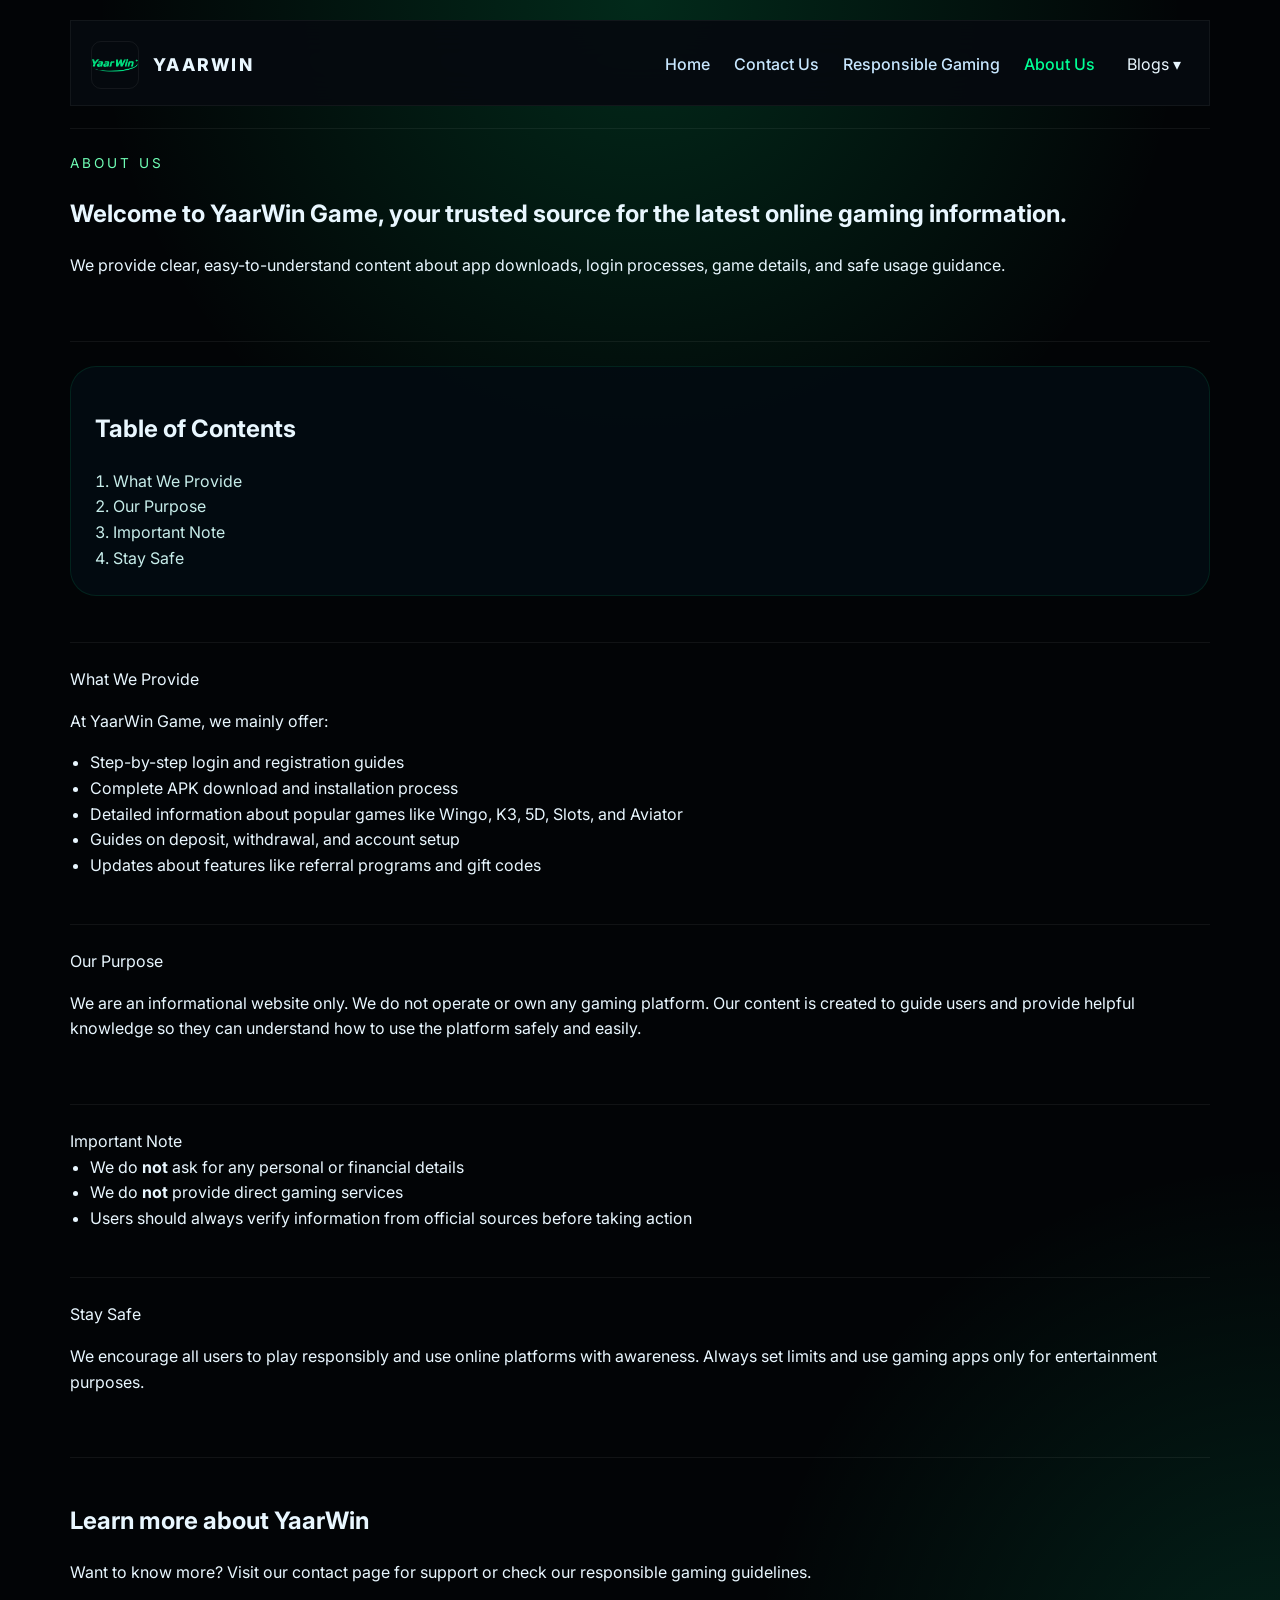
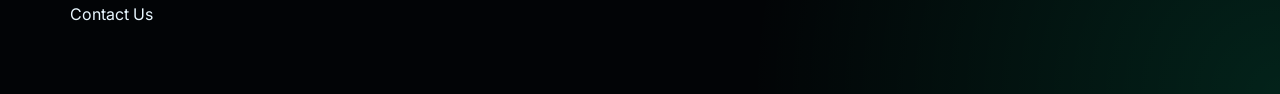
<file: about.html>
<!DOCTYPE html>
<html lang="en">
<head>
  <meta charset="UTF-8" />
  <meta name="viewport" content="width=device-width, initial-scale=1.0" />
  <title>About Us — YaarWin</title>
  <link rel="preconnect" href="https://fonts.googleapis.com" />
  <link rel="preconnect" href="https://fonts.gstatic.com" crossorigin />
  <link href="https://fonts.googleapis.com/css2?family=Inter:wght@400;500;600;700;800&display=swap" rel="stylesheet" />
  <link rel="stylesheet" href="styles.css" />
</head>
<body>
  <div class="page-shell">
    <header class="site-header">
      <div class="brand">
        <img src="assets/yarwin-logo.png" alt="Yaarwin logo" class="nav-logo" />
        <!-- <div class="brand-mark">YW</div> -->
        <div>
          <p class="brand-name">YaarWin</p>
          <!-- <p class="brand-tag">Play · Win · Earn</p> -->
        </div>
      </div>
      <nav class="main-nav">
        <a href="index.html">Home</a>
        <a href="contact.html">Contact Us</a>
        <a href="responsible.html">Responsible Gaming</a>
        <a href="about.html" class="active">About Us</a>
        <div class="nav-dropdown">
          <button class="dropdown-toggle" aria-expanded="false">Blogs ▾</button>
          <div class="dropdown-menu">
            <a href="blogs.html">All Blogs</a>
            <a href="blogs.html#post1">YaarWin Grand Referral Event 2026</a>
            <a href="blogs.html#post2">YaarWin Telegram Channel 2026</a>
            <a href="blogs.html#post3">YaarWin Game App Download APK Latest Version (2026)</a>
            <a href="blogs.html#post4">Yaar Win Login</a>
          </div>
        </div>
      </nav>
      <button class="nav-toggle" aria-label="Toggle navigation">☰</button>
    </header>

    <main>
      <section class="section">
        <div class="section-heading">
          <p class="eyebrow">About Us</p>
          <h1>Welcome to YaarWin Game, your trusted source for the latest online gaming information.</h1>
          <p>We provide clear, easy-to-understand content about app downloads, login processes, game details, and safe usage guidance.</p>
        </div>
      </section>

      <section class="section panel">
        <div class="toc-card">
          <h2>Table of Contents</h2>
          <ol>
            <li>What We Provide</li>
            <li>Our Purpose</li>
            <li>Important Note</li>
            <li>Stay Safe</li>
          </ol>
        </div>
      </section>

      <section class="section">
        <div class="section-banner">What We Provide</div>
        <div class="content-card">
          <p>At YaarWin Game, we mainly offer:</p>
          <ul>
            <li>Step-by-step login and registration guides</li>
            <li>Complete APK download and installation process</li>
            <li>Detailed information about popular games like Wingo, K3, 5D, Slots, and Aviator</li>
            <li>Guides on deposit, withdrawal, and account setup</li>
            <li>Updates about features like referral programs and gift codes</li>
          </ul>
        </div>
      </section>

      <section class="section">
        <div class="section-banner">Our Purpose</div>
        <div class="content-card">
          <p>We are an informational website only. We do not operate or own any gaming platform. Our content is created to guide users and provide helpful knowledge so they can understand how to use the platform safely and easily.</p>
        </div>
      </section>

      <section class="section panel">
        <div class="section-banner">Important Note</div>
        <div class="content-card">
          <ul>
            <li>We do <strong>not</strong> ask for any personal or financial details</li>
            <li>We do <strong>not</strong> provide direct gaming services</li>
            <li>Users should always verify information from official sources before taking action</li>
          </ul>
        </div>
      </section>

      <section class="section">
        <div class="section-banner">Stay Safe</div>
        <div class="content-card">
          <p>We encourage all users to play responsibly and use online platforms with awareness. Always set limits and use gaming apps only for entertainment purposes.</p>
        </div>
      </section>

      <section class="section footer-panel">
        <div>
          <h2>Learn more about YaarWin</h2>
          <p>Want to know more? Visit our contact page for support or check our responsible gaming guidelines.</p>
        </div>
        <a href="contact.html" class="btn btn-primary">Contact Us</a>
      </section>
    </main>
  </div>
  <script src="script.js"></script>
</body>
</html>
</file>
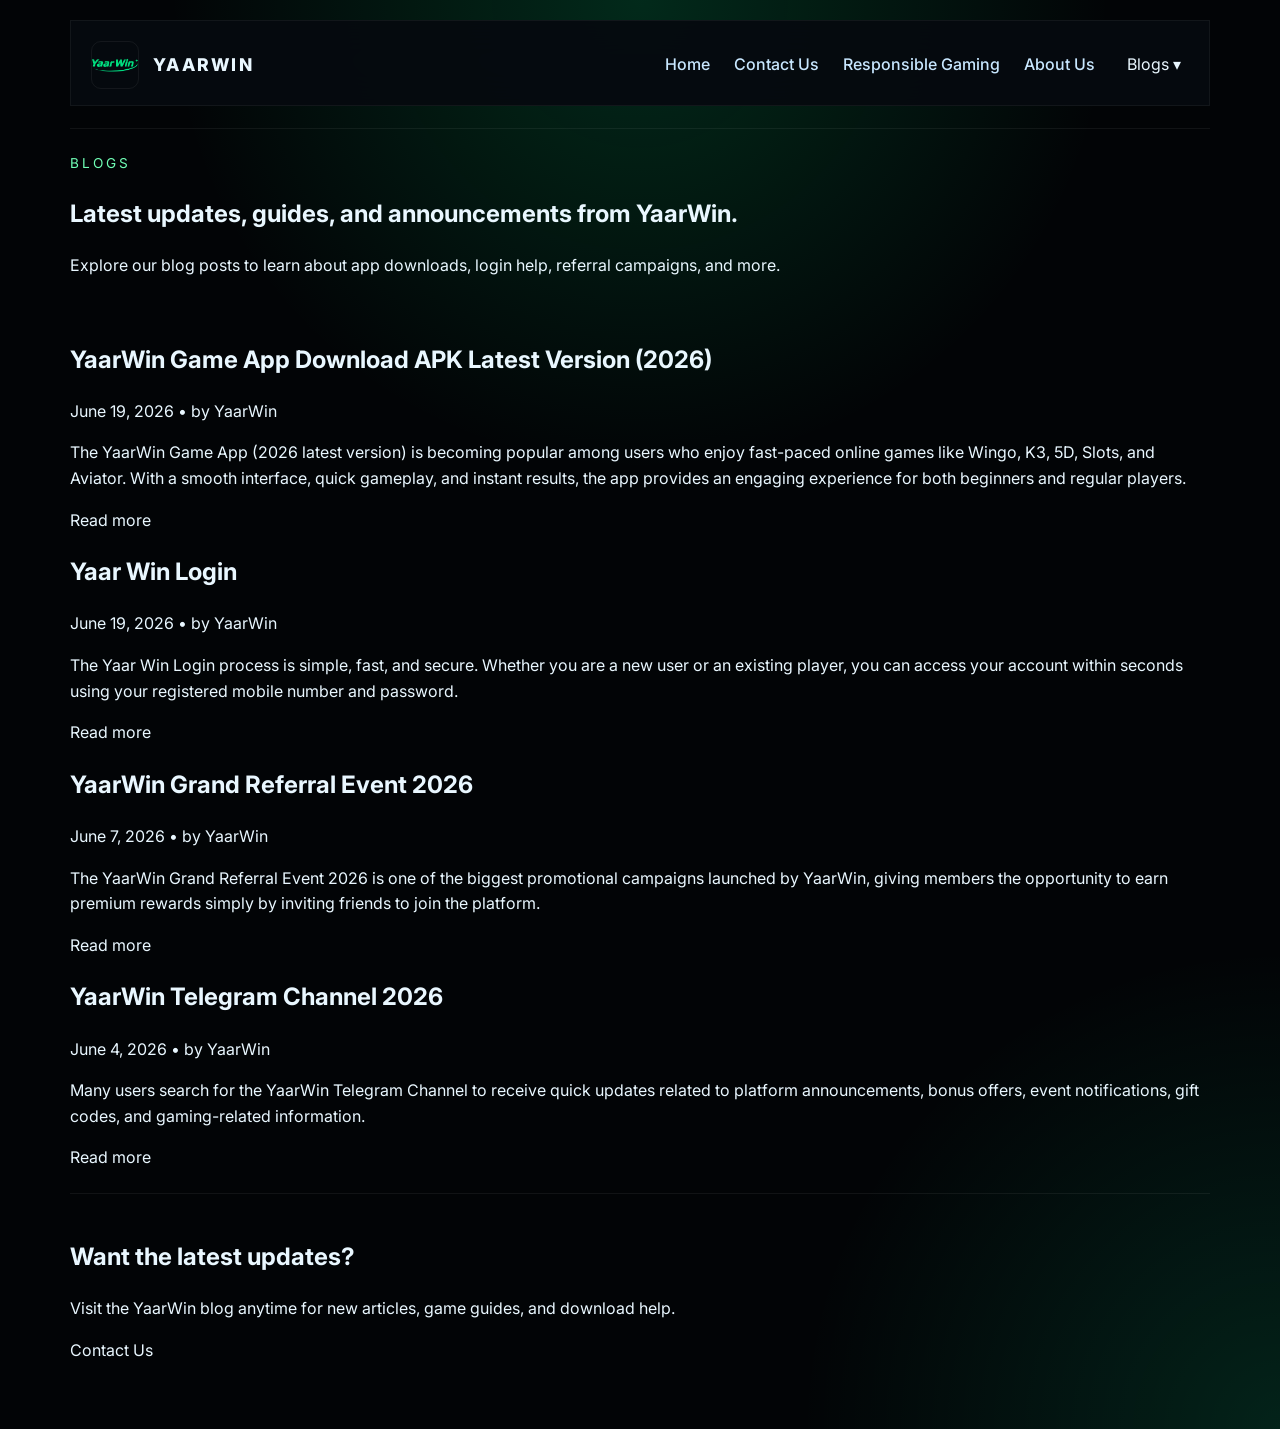
<file: blogs.html>
<!DOCTYPE html>
<html lang="en">
<head>
  <meta charset="UTF-8" />
  <meta name="viewport" content="width=device-width, initial-scale=1.0" />
  <title>Blogs — YaarWin</title>
  <link rel="preconnect" href="https://fonts.googleapis.com" />
  <link rel="preconnect" href="https://fonts.gstatic.com" crossorigin />
  <link href="https://fonts.googleapis.com/css2?family=Inter:wght@400;500;600;700;800&display=swap" rel="stylesheet" />
  <link rel="stylesheet" href="styles.css" />
</head>
<body>
  <div class="page-shell">
    <header class="site-header">
      <div class="brand">
        <img src="assets/yarwin-logo.png" alt="Yaarwin logo" class="nav-logo" />
        <!-- <div class="brand-mark">YW</div> -->
        <div>
          <p class="brand-name">YaarWin</p>
          <!-- <p class="brand-tag">Play · Win · Earn</p> -->
        </div>
      </div>
      <nav class="main-nav">
        <a href="index.html">Home</a>
        <a href="contact.html">Contact Us</a>
        <a href="responsible.html">Responsible Gaming</a>
        <a href="about.html">About Us</a>
        <div class="nav-dropdown">
          <button class="dropdown-toggle" aria-expanded="false">Blogs ▾</button>
          <div class="dropdown-menu">
            <a href="blogs.html">All Blogs</a>
            <a href="blogs.html#post1">YaarWin Grand Referral Event 2026</a>
            <a href="blogs.html#post2">YaarWin Telegram Channel 2026</a>
            <a href="blogs.html#post3">YaarWin Game App Download APK Latest Version (2026)</a>
            <a href="blogs.html#post4">Yaar Win Login</a>
          </div>
        </div>
      </nav>
      <button class="nav-toggle" aria-label="Toggle navigation">☰</button>
    </header>

    <main>
      <section class="section">
        <div class="section-heading">
          <p class="eyebrow">Blogs</p>
          <h1>Latest updates, guides, and announcements from YaarWin.</h1>
          <p>Explore our blog posts to learn about app downloads, login help, referral campaigns, and more.</p>
        </div>
      </section>

      <section class="post-grid">
        <article id="post3" class="post-card panel">
          <h2>YaarWin Game App Download APK Latest Version (2026)</h2>
          <p class="post-meta">June 19, 2026 • by YaarWin</p>
          <p>The YaarWin Game App (2026 latest version) is becoming popular among users who enjoy fast-paced online games like Wingo, K3, 5D, Slots, and Aviator. With a smooth interface, quick gameplay, and instant results, the app provides an engaging experience for both beginners and regular players.</p>
          <a class="btn btn-outline" href="#post3">Read more</a>
        </article>

        <article id="post4" class="post-card panel">
          <h2>Yaar Win Login</h2>
          <p class="post-meta">June 19, 2026 • by YaarWin</p>
          <p>The Yaar Win Login process is simple, fast, and secure. Whether you are a new user or an existing player, you can access your account within seconds using your registered mobile number and password.</p>
          <a class="btn btn-outline" href="#post4">Read more</a>
        </article>

        <article id="post1" class="post-card panel">
          <h2>YaarWin Grand Referral Event 2026</h2>
          <p class="post-meta">June 7, 2026 • by YaarWin</p>
          <p>The YaarWin Grand Referral Event 2026 is one of the biggest promotional campaigns launched by YaarWin, giving members the opportunity to earn premium rewards simply by inviting friends to join the platform.</p>
          <a class="btn btn-outline" href="#post1">Read more</a>
        </article>

        <article id="post2" class="post-card panel">
          <h2>YaarWin Telegram Channel 2026</h2>
          <p class="post-meta">June 4, 2026 • by YaarWin</p>
          <p>Many users search for the YaarWin Telegram Channel to receive quick updates related to platform announcements, bonus offers, event notifications, gift codes, and gaming-related information.</p>
          <a class="btn btn-outline" href="#post2">Read more</a>
        </article>
      </section>

      <section class="section footer-panel">
        <div>
          <h2>Want the latest updates?</h2>
          <p>Visit the YaarWin blog anytime for new articles, game guides, and download help.</p>
        </div>
        <a href="contact.html" class="btn btn-primary">Contact Us</a>
      </section>
    </main>
  </div>
  <script src="script.js"></script>
</body>
</html>
</file>
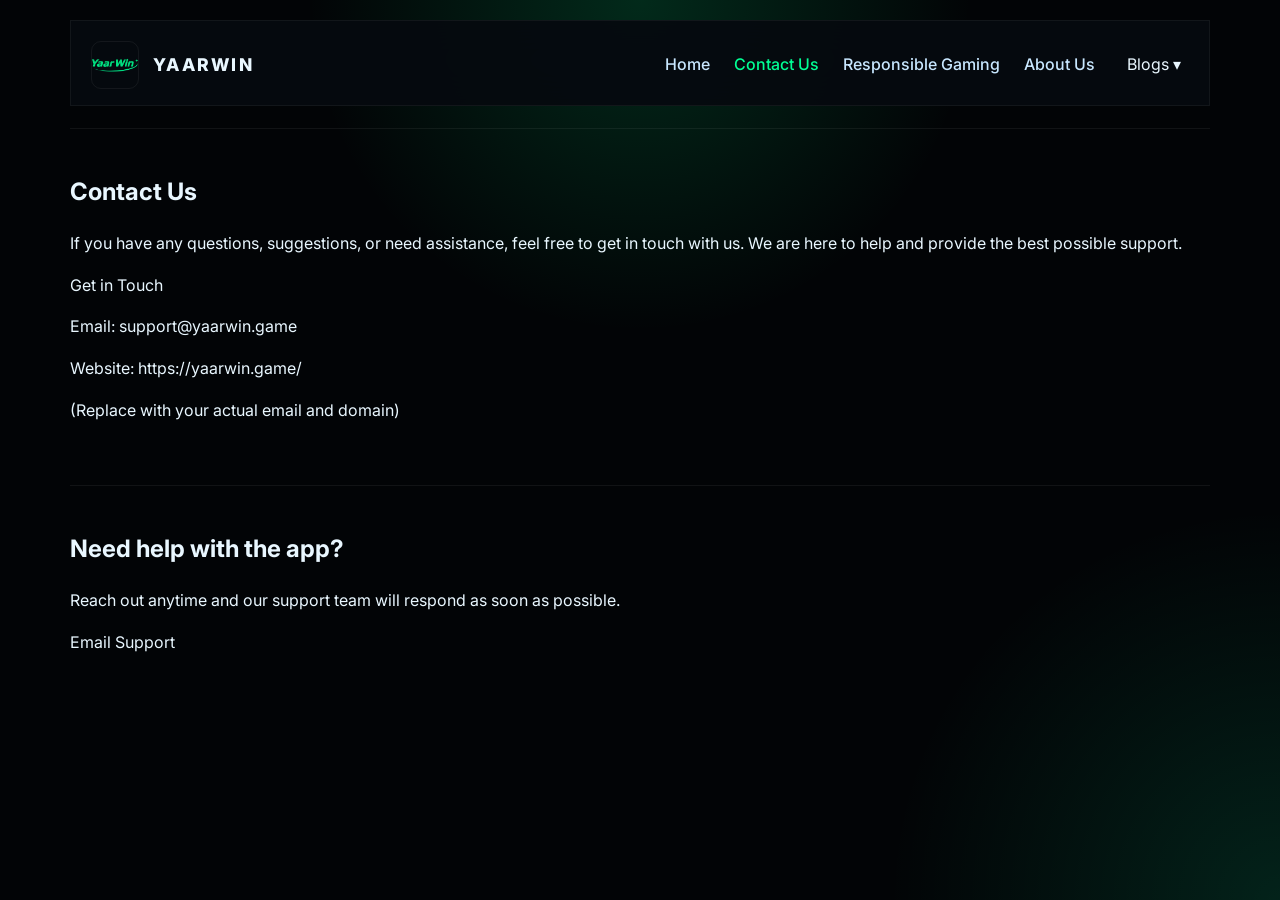
<file: contact.html>
<!DOCTYPE html>
<html lang="en">
<head>
  <meta charset="UTF-8" />
  <meta name="viewport" content="width=device-width, initial-scale=1.0" />
  <title>Contact Us — YaarWin</title>
  <link rel="preconnect" href="https://fonts.googleapis.com" />
  <link rel="preconnect" href="https://fonts.gstatic.com" crossorigin />
  <link href="https://fonts.googleapis.com/css2?family=Inter:wght@400;500;600;700;800&display=swap" rel="stylesheet" />
  <link rel="stylesheet" href="styles.css" />
</head>
<body>
  <div class="page-shell">
    <header class="site-header">
      <div class="brand">
        <img src="assets/yarwin-logo.png" alt="Yaarwin logo" class="nav-logo" />
        <!-- <div class="brand-mark">YW</div> -->
        <div>
          <p class="brand-name">YaarWin</p>
          <!-- <p class="brand-tag">Play · Win · Earn</p> -->
        </div>
      </div>
      <nav class="main-nav">
        <a href="index.html">Home</a>
        <a href="contact.html" class="active">Contact Us</a>
        <a href="responsible.html">Responsible Gaming</a>
        <a href="about.html">About Us</a>
        <div class="nav-dropdown">
          <button class="dropdown-toggle" aria-expanded="false">Blogs ▾</button>
          <div class="dropdown-menu">
            <a href="blogs.html">All Blogs</a>
            <a href="blogs.html#post1">YaarWin Grand Referral Event 2026</a>
            <a href="blogs.html#post2">YaarWin Telegram Channel 2026</a>
            <a href="blogs.html#post3">YaarWin Game App Download APK Latest Version (2026)</a>
            <a href="blogs.html#post4">Yaar Win Login</a>
          </div>
        </div>
      </nav>
      <button class="nav-toggle" aria-label="Toggle navigation">☰</button>
    </header>

    <main>
      <section class="section contact-panel">
        <div class="contact-heading">
          <h1>Contact Us</h1>
          <p>If you have any questions, suggestions, or need assistance, feel free to get in touch with us. We are here to help and provide the best possible support.</p>
        </div>

        <div class="contact-card">
          <div class="contact-actions">
            <a class="btn btn-primary btn-large" href="mailto:support@yaarwin.game">Get in Touch</a>
          </div>
          <div class="contact-info">
            <p><span class="contact-label">Email:</span> <a href="mailto:support@yaarwin.game">support@yaarwin.game</a></p>
            <p><span class="contact-label">Website:</span> <a href="https://yaarwin.game/">https://yaarwin.game/</a></p>
          </div>
          <p class="contact-note">(Replace with your actual email and domain)</p>
        </div>
      </section>

      <section class="section footer-panel footer-contact">
        <div>
          <h2>Need help with the app?</h2>
          <p>Reach out anytime and our support team will respond as soon as possible.</p>
        </div>
        <a href="mailto:support@yaarwin.game" class="btn btn-outline">Email Support</a>
      </section>
    </main>
  </div>
  <script src="script.js"></script>
</body>
</html>
</file>
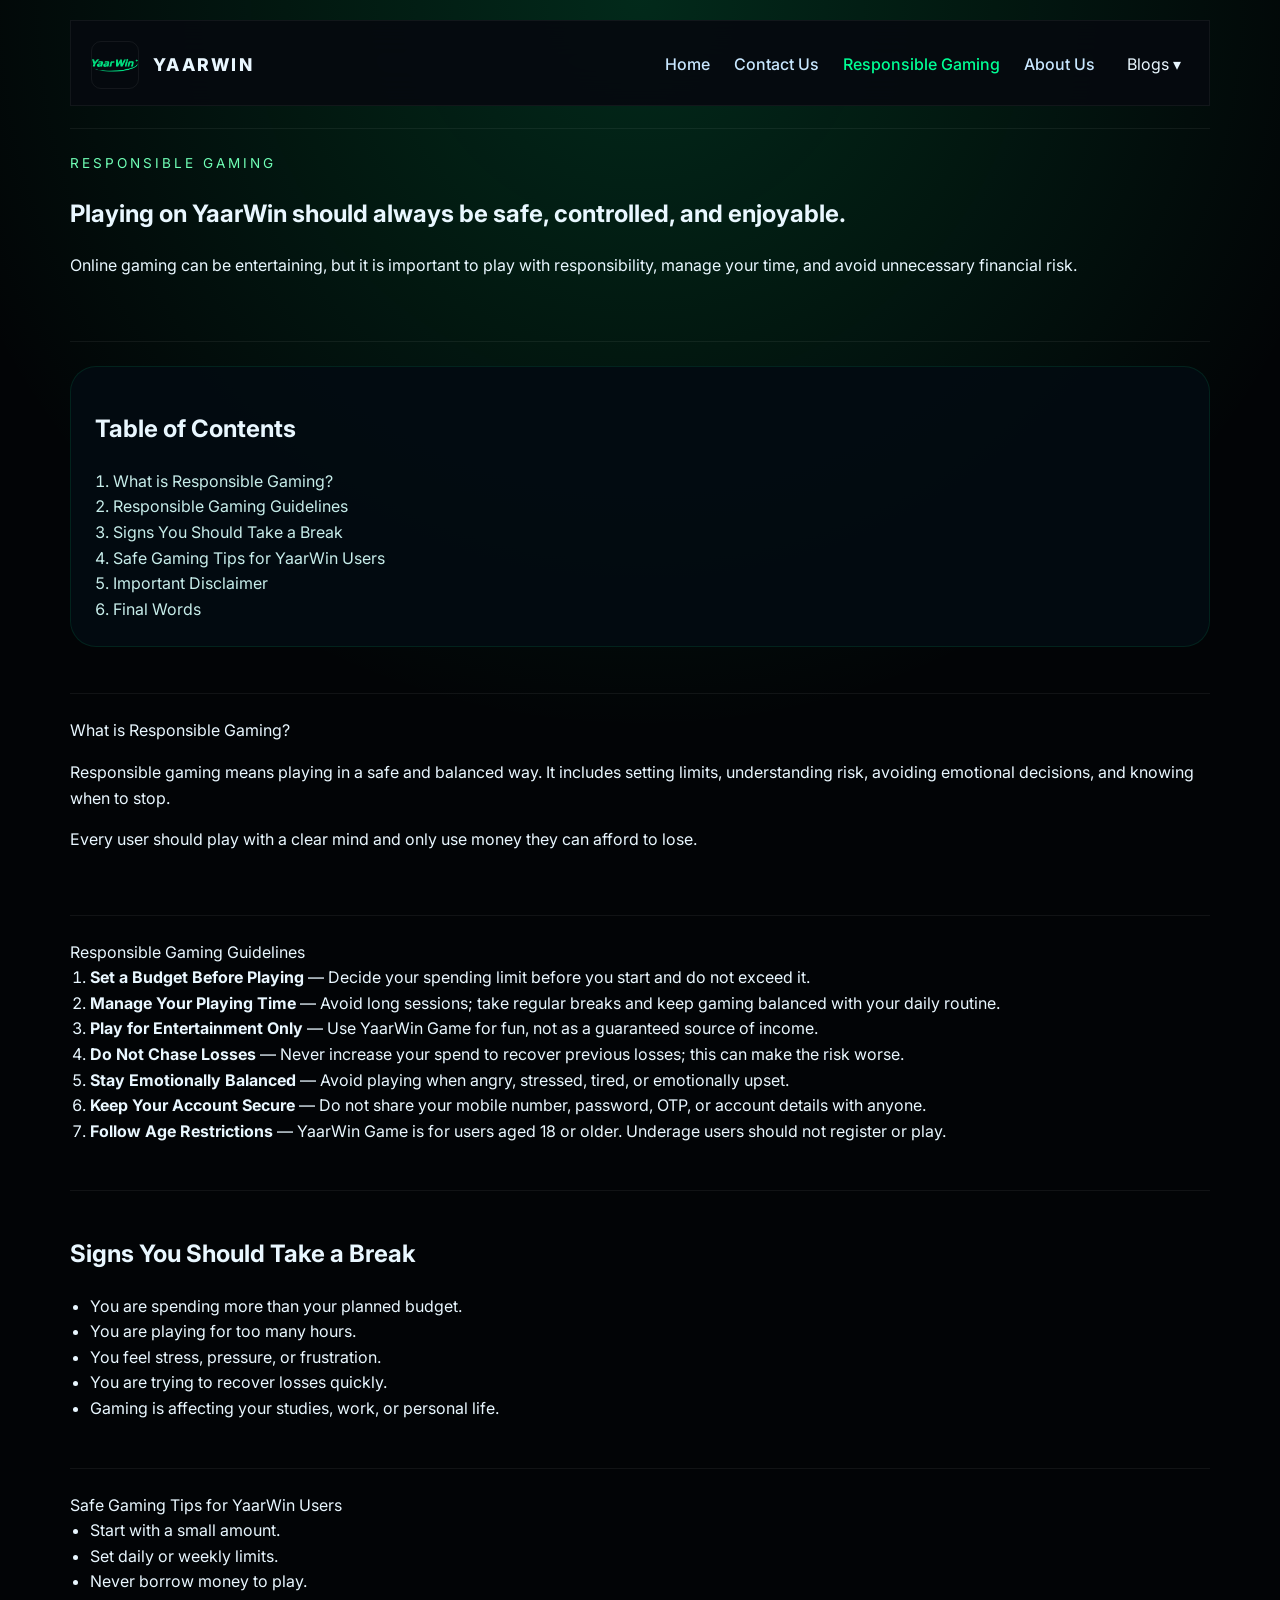
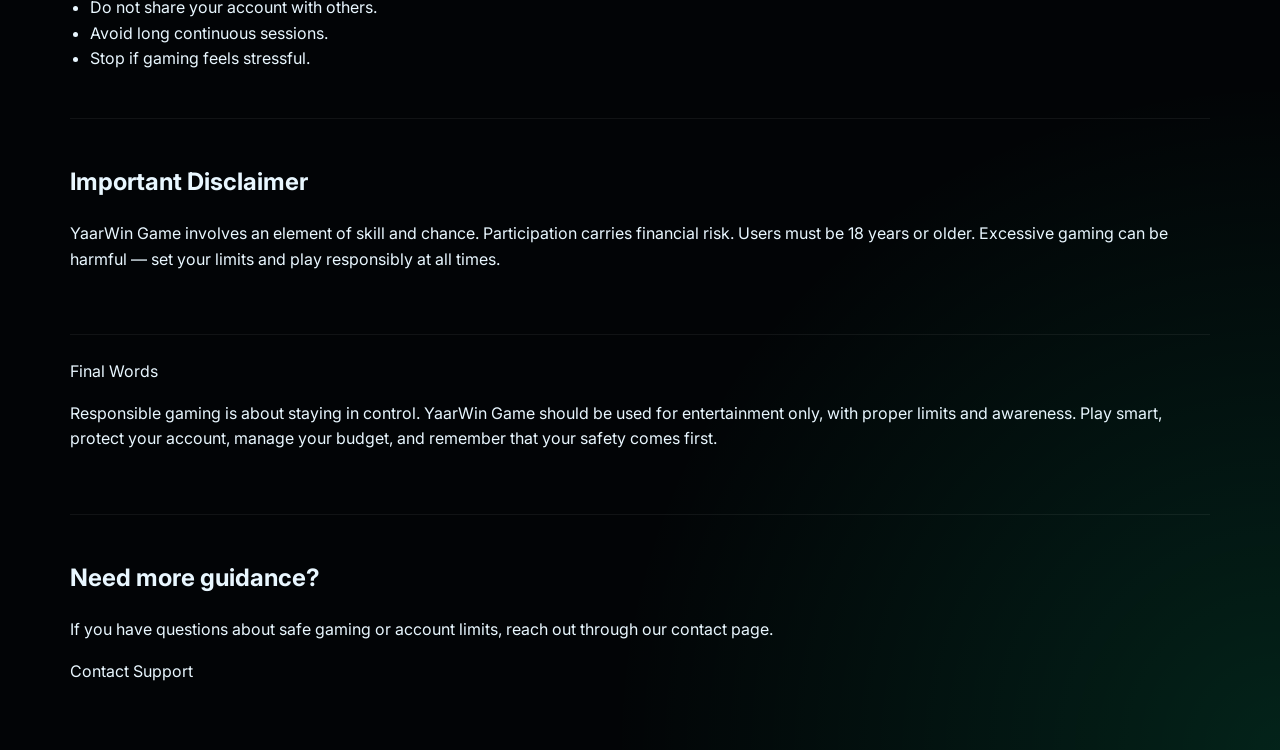
<file: responsible.html>
<!DOCTYPE html>
<html lang="en">
<head>
  <meta charset="UTF-8" />
  <meta name="viewport" content="width=device-width, initial-scale=1.0" />
  <title>Responsible Gaming — YaarWin</title>
  <link rel="preconnect" href="https://fonts.googleapis.com" />
  <link rel="preconnect" href="https://fonts.gstatic.com" crossorigin />
  <link href="https://fonts.googleapis.com/css2?family=Inter:wght@400;500;600;700;800&display=swap" rel="stylesheet" />
  <link rel="stylesheet" href="styles.css" />
</head>
<body>
  <div class="page-shell">
    <header class="site-header">
      <div class="brand">
        <img src="assets/yarwin-logo.png" alt="Yaarwin logo" class="nav-logo" />
        <!-- <div class="brand-mark">YW</div> -->
        <div>
          <p class="brand-name">YaarWin</p>
          <!-- <p class="brand-tag">Play · Win · Earn</p> -->
        </div>
      </div>
      <nav class="main-nav">
        <a href="index.html">Home</a>
        <a href="contact.html">Contact Us</a>
        <a href="responsible.html" class="active">Responsible Gaming</a>
        <a href="about.html">About Us</a>
        <div class="nav-dropdown">
          <button class="dropdown-toggle" aria-expanded="false">Blogs ▾</button>
          <div class="dropdown-menu">
            <a href="blogs.html">All Blogs</a>
            <a href="blogs.html#post1">YaarWin Grand Referral Event 2026</a>
            <a href="blogs.html#post2">YaarWin Telegram Channel 2026</a>
            <a href="blogs.html#post3">YaarWin Game App Download APK Latest Version (2026)</a>
            <a href="blogs.html#post4">Yaar Win Login</a>
          </div>
        </div>
      </nav>
      <button class="nav-toggle" aria-label="Toggle navigation">☰</button>
    </header>

    <main>
      <section class="section">
        <div class="section-heading">
          <p class="eyebrow">Responsible Gaming</p>
          <h1>Playing on YaarWin should always be safe, controlled, and enjoyable.</h1>
          <p>Online gaming can be entertaining, but it is important to play with responsibility, manage your time, and avoid unnecessary financial risk.</p>
        </div>
      </section>

      <section class="section panel">
        <div class="toc-card">
          <h2>Table of Contents</h2>
          <ol>
            <li>What is Responsible Gaming?</li>
            <li>Responsible Gaming Guidelines</li>
            <li>Signs You Should Take a Break</li>
            <li>Safe Gaming Tips for YaarWin Users</li>
            <li>Important Disclaimer</li>
            <li>Final Words</li>
          </ol>
        </div>
      </section>

      <section class="section">
        <div class="section-banner">What is Responsible Gaming?</div>
        <div class="content-card">
          <p>Responsible gaming means playing in a safe and balanced way. It includes setting limits, understanding risk, avoiding emotional decisions, and knowing when to stop.</p>
          <p>Every user should play with a clear mind and only use money they can afford to lose.</p>
        </div>
      </section>

      <section class="section">
        <div class="section-banner">Responsible Gaming Guidelines</div>
        <div class="content-card">
          <ol class="guideline-list">
            <li><strong>Set a Budget Before Playing</strong> — Decide your spending limit before you start and do not exceed it.</li>
            <li><strong>Manage Your Playing Time</strong> — Avoid long sessions; take regular breaks and keep gaming balanced with your daily routine.</li>
            <li><strong>Play for Entertainment Only</strong> — Use YaarWin Game for fun, not as a guaranteed source of income.</li>
            <li><strong>Do Not Chase Losses</strong> — Never increase your spend to recover previous losses; this can make the risk worse.</li>
            <li><strong>Stay Emotionally Balanced</strong> — Avoid playing when angry, stressed, tired, or emotionally upset.</li>
            <li><strong>Keep Your Account Secure</strong> — Do not share your mobile number, password, OTP, or account details with anyone.</li>
            <li><strong>Follow Age Restrictions</strong> — YaarWin Game is for users aged 18 or older. Underage users should not register or play.</li>
          </ol>
        </div>
      </section>

      <section class="section panel">
        <div class="content-card">
          <h2>Signs You Should Take a Break</h2>
          <ul>
            <li>You are spending more than your planned budget.</li>
            <li>You are playing for too many hours.</li>
            <li>You feel stress, pressure, or frustration.</li>
            <li>You are trying to recover losses quickly.</li>
            <li>Gaming is affecting your studies, work, or personal life.</li>
          </ul>
        </div>
      </section>

      <section class="section">
        <div class="section-banner">Safe Gaming Tips for YaarWin Users</div>
        <div class="content-card">
          <ul>
            <li>Start with a small amount.</li>
            <li>Set daily or weekly limits.</li>
            <li>Never borrow money to play.</li>
            <li>Do not share your account with others.</li>
            <li>Avoid long continuous sessions.</li>
            <li>Stop if gaming feels stressful.</li>
          </ul>
        </div>
      </section>

      <section class="section panel">
        <div class="content-card">
          <h2>Important Disclaimer</h2>
          <p>YaarWin Game involves an element of skill and chance. Participation carries financial risk. Users must be 18 years or older. Excessive gaming can be harmful — set your limits and play responsibly at all times.</p>
        </div>
      </section>

      <section class="section">
        <div class="section-banner">Final Words</div>
        <div class="content-card">
          <p>Responsible gaming is about staying in control. YaarWin Game should be used for entertainment only, with proper limits and awareness. Play smart, protect your account, manage your budget, and remember that your safety comes first.</p>
        </div>
      </section>

      <section class="section footer-panel">
        <div>
          <h2>Need more guidance?</h2>
          <p>If you have questions about safe gaming or account limits, reach out through our contact page.</p>
        </div>
        <a href="contact.html" class="btn btn-primary">Contact Support</a>
      </section>
    </main>
  </div>
  <script src="script.js"></script>
</body>
</html>
</file>
<file: styles.css>
﻿:root {
  color-scheme: dark;
  font-family: 'Inter', sans-serif;
  font-size: 16px;
  line-height: 1.6;
  color: #e9f7ff;
  background: #060a0f;
  accent-color: #00d777;
}
* {
  box-sizing: border-box;
}
body {
  margin: 0;
  min-height: 100vh;
  background: radial-gradient(circle at top, rgba(0, 215, 119, 0.18), transparent 30%),
              radial-gradient(circle at bottom right, rgba(10, 255, 170, 0.12), transparent 25%),
              #020406;
}
button,
a,
input,
textarea {
  font: inherit;
}
a {
  color: inherit;
  text-decoration: none;
}
img {
  max-width: 100%;
  display: block;
}
.page-shell {
  max-width: 1180px;
  margin: 0 auto;
  padding: 20px;
}
.site-header {
  display: flex;
  align-items: center;
  justify-content: space-between;
  gap: 16px;
  padding: 20px 20px 16px;
  position: sticky;
  top: 0;
  z-index: 20;
  background: rgba(6, 10, 15, 0.95);
  border: 1px solid rgba(255, 255, 255, 0.05);
  backdrop-filter: blur(18px);
}
.brand {
  display: flex;
  align-items: center;
  gap: 14px;
}
.brand .nav-logo {
  width: 48px;
  height: 48px;
  object-fit: contain;
  border-radius: 10px;
  border: 1px solid rgba(255,255,255,0.06);
}
.brand-name {
  margin: 0;
  font-size: 1.1rem;
  font-weight: 800;
  letter-spacing: 0.13em;
  text-transform: uppercase;
}
.brand-tag {
  margin: 4px 0 0;
  color: #a4d6e9;
  font-size: 0.95rem;
}
.main-nav {
  display: flex;
  align-items: center;
  gap: 24px;
}
.main-nav a {
  white-space: nowrap;
}

.nav-dropdown {
  position: relative;
}
.dropdown-toggle {
  background: none;
  border: none;
  color: inherit;
  font: inherit;
  cursor: pointer;
  padding: 6px 8px;
  border-radius: 8px;
}
.dropdown-menu {
  display: none;
  position: absolute;
  top: calc(100% + 8px);
  left: 0;
  background: rgba(3, 11, 18, 0.98);
  border: 1px solid rgba(0, 255, 149, 0.06);
  border-radius: 10px;
  padding: 8px 6px;
  min-width: 220px;
  box-shadow: 0 10px 30px rgba(0, 0, 0, 0.5);
  z-index: 50;
}
.nav-dropdown:hover .dropdown-menu,
.dropdown-toggle[aria-expanded="true"] + .dropdown-menu {
  display: block;
}
.dropdown-menu a {
  display: block;
  padding: 8px 12px;
  color: #d8f5ff;
  white-space: nowrap;
}
.main-nav a {
  color: #c8e7ff;
  font-weight: 500;
}
.main-nav a.active,
.main-nav a:hover {
  color: #00ff95;
}
.nav-logo {
  width: 60px;
  height: 60px;
  object-fit: contain;
  border-radius: 14px;
  border: 1px solid rgba(255, 255, 255, 0.12);
}
.nav-toggle {
  display: none;
  border: none;
  background: rgba(0, 215, 119, 0.12);
  color: #fff;
  width: 42px;
  height: 42px;
  border-radius: 12px;
}
.hero-section {
  display: grid;
  grid-template-columns: 1.2fr 0.8fr;
  gap: 28px;
  padding: 32px 0;
}
.hero-copy {
  display: flex;
  flex-direction: column;
  justify-content: center;
  gap: 20px;
}
.hero-copy .app-logo {
  width: 220px;
  max-width: 100%;
  margin: 0 auto;
}
.hero-right {
  display: flex;
  flex-direction: column;
  gap: 20px;
}
.eyebrow {
  margin: 0;
  text-transform: uppercase;
  letter-spacing: 0.22em;
  color: #70ffb6;
  font-size: 0.85rem;
}
.hero-section h1 {
  margin: 0;
  font-size: clamp(2rem, 3.3vw, 3.6rem);
  line-height: 1.03;
  letter-spacing: -0.03em;
}
.hero-section p {
  max-width: 660px;
  color: #ccdce8;
}
.btn-register {
  display: block;
  width: fit-content;
  margin: 16px auto 0;
  padding: 14px 32px;
  background: linear-gradient(135deg, #00d777, #00ff95);
  color: #00220b;
  border-radius: 10px;
  text-decoration: none;
  font-weight: 800;
  font-size: 1.05rem;
  text-align: center;
  transition: all 0.3s ease;
}
.btn-register:hover {
  background: linear-gradient(135deg, #00ff95, #00d777);
  transform: translateY(-2px);
  box-shadow: 0 8px 20px rgba(0, 215, 119, 0.3);
}
.hero-grid {
  display: grid;
  grid-template-columns: 212px 1fr;
  align-items: center;
  gap: 24px;
  margin-top: 20px;
}
.app-logo {
  width: 210px;
  border-radius: 24px;
  background: #081012;
  padding: 22px;
  border: 1px solid rgba(0, 255, 149, 0.16);
}
.download-list {
  background: rgba(255, 255, 255, 0.04);
  padding: 22px;
  border-radius: 24px;
  border: 1px solid rgba(255, 255, 255, 0.08);
}
.download-list h2 {
  margin: 0 0 16px;
  font-size: 1.05rem;
}
.download-list ul {
  margin: 0;
  padding: 0;
  list-style: inside disc;
  color: #d0f7ff;
}
.app-table-panel {
  background: rgba(3, 9, 16, 0.9);
  padding: 26px;
  border-radius: 28px;
  border: 1px solid rgba(0, 255, 149, 0.12);
  box-shadow: 0 18px 60px rgba(0, 255, 149, 0.06);
}
.app-table-panel h2 {
  margin: 0 0 18px;
  color: #c8fff0;
}
.app-table-panel table {
  width: 100%;
  border-collapse: collapse;
}
.app-table-panel th,
.app-table-panel td {
  padding: 14px 16px;
  border-bottom: 1px solid rgba(255, 255, 255, 0.08);
}
.app-table-panel th {
  text-align: left;
  color: #89fdd9;
  width: 40%;
}
.app-table-panel td {
  color: #e2f8ff;
}
.section {
  margin: 22px 0;
  padding: 24px 0;
  border-top: 1px solid rgba(255, 255, 255, 0.06);
}
.section-header {
  display: flex;
  align-items: center;
  justify-content: space-between;
  gap: 18px;
  margin-bottom: 22px;
}
.toc-layout {
  display: grid;
  grid-template-columns: 260px minmax(0, 1fr);
  gap: 24px;
  align-items: start;
}
.toc-header-panel {
  display: flex;
  flex-direction: column;
  gap: 16px;
}
.toc-header-panel h2 {
  margin: 0;
}
.section-tag {
  padding: 10px 16px;
  background: rgba(0, 217, 119, 0.14);
  color: #8ffdce;
  border-radius: 999px;
  font-size: 0.9rem;
}
.section-header h2 {
  margin: 0;
  font-size: 1.55rem;
}
.toc-card {
  background: rgba(3, 11, 18, 0.92);
  border: 1px solid rgba(0, 255, 149, 0.1);
  border-radius: 26px;
  padding: 24px;
}
.toc-card ol {
  margin: 0;
  padding-left: 18px;
  color: #c7edea;
}
.toc-card a {
  color: #c7edea;
}
.toc-card a:hover {
  color: #7affb8;
}
.content-section {
  padding-top: 12px;
}
.section-body {
  display: grid;
  grid-template-columns: minmax(280px, 1fr) minmax(280px, 420px);
  gap: 24px;
  align-items: start;
}
.text-card {
  background: rgba(255, 255, 255, 0.04);
  border: 1px solid rgba(255, 255, 255, 0.07);
  border-radius: 24px;
  padding: 24px;
}
.text-card p,
.text-card ul,
.text-card ol {
  margin: 0;
  color: #d8f5ff;
}
.text-card ul,
.text-card ol {
  margin-top: 16px;
  padding-left: 20px;
}
.text-card li {
  margin-bottom: 10px;
}
  .content-section img,
  .section-body img,
  .section-image-panel img {
    width: 100%;
    max-width: 320px;
    height: auto;
    object-fit: contain;
    border-radius: 18px;
    box-shadow: 0 10px 25px rgba(0, 0, 0, 0.18);
    display: block;
    margin: 14px auto 0;
    grid-column: 1 / -1;
    justify-self: center;
  }
  .section-body img {
    align-self: start;
  }
  .section-image-panel {
    display: flex;
    justify-content: center;
  }
.category-grid {
  display: grid;
  grid-template-columns: repeat(2, minmax(220px, 1fr));
  gap: 18px;
}
.category-card {
  background: rgba(1, 12, 20, 0.9);
  border: 1px solid rgba(0, 255, 149, 0.1);
  border-radius: 24px;
  padding: 24px;
  min-height: 168px;
}
.category-card h3 {
  margin: 0 0 12px;
}
.faq-grid {
  display: grid;
  grid-template-columns: repeat(2, minmax(260px, 1fr));
  gap: 18px;
}
.faq-grid article {
  background: rgba(0, 14, 24, 0.95);
  border: 1px solid rgba(0, 255, 149, 0.09);
  border-radius: 24px;
  padding: 22px;
}
.faq-grid h3 {
  margin: 0 0 10px;
}
/* Game categories panel styles */
.game-categories-panel {
  background: linear-gradient(180deg, rgba(2,20,12,0.95), rgba(3,9,16,0.9));
  padding: 28px;
  border-radius: 20px;
  border: 1px solid rgba(0,255,149,0.06);
}
.categories-header {
  text-align: center;
  margin-bottom: 20px;
}
.header-pill {
  display: inline-block;
  background: #00d777;
  color: #01210b;
  padding: 10px 18px;
  border-radius: 999px;
  font-weight: 700;
  margin-bottom: 12px;
}
.categories-header .lead {
  color: #bfeee0;
  max-width: 980px;
  margin: 0 auto;
}
.categories-grid {
  display: grid;
  grid-template-columns: repeat(3, 1fr);
  gap: 22px;
  margin-top: 18px;
}
.category-card {
  display: flex;
  flex-direction: column;
  align-items: center;
  text-align: center;
  padding: 28px;
  min-height: 260px;
  background: linear-gradient(180deg, rgba(0,20,12,0.45), rgba(0,8,10,0.35));
  border: 1px solid rgba(0,255,149,0.08);
}
.category-card .icon {
  width: 64px;
  height: 64px;
  display: grid;
  place-items: center;
  border-radius: 14px;
  background: linear-gradient(180deg, rgba(0,215,119,0.14), rgba(0,255,149,0.06));
  font-size: 26px;
  margin-bottom: 14px;
}
.category-card h3 {
  margin: 8px 0 10px;
  font-size: 1.05rem;
}
.category-card p {
  color: #c9f6e8;
  font-size: 0.95rem;
}
.btn-explore {
  margin-top: auto;
  display: inline-block;
  padding: 10px 18px;
  background: #00d777;
  color: #00220b;
  border-radius: 999px;
  text-decoration: none;
  font-weight: 700;
}
@media (max-width: 1024px) {
  .categories-grid { grid-template-columns: repeat(2, 1fr); }
}
@media (max-width: 780px) {
  .categories-grid { grid-template-columns: 1fr; }
  .category-card { min-height: auto; }
  .header-pill { font-size: 0.95rem; padding: 8px 14px; }
}
ol {
  margin: 0;
  padding-left: 20px;
}
ul {
  margin: 0;
  padding-left: 20px;
}
@media (max-width: 1024px) {
  .hero-section,
  .section-body {
    grid-template-columns: 1fr;
  }
  .toc-layout {
    grid-template-columns: 1fr;
  }
  .toc-header-panel {
    align-items: flex-start;
  }
  .app-table-panel {
    margin-top: 12px;
  }
}
@media (max-width: 780px) {
  .site-header {
    flex-wrap: wrap;
    justify-content: center;
    align-items: stretch;
    gap: 14px;
  }
  .brand {
    width: 100%;
    justify-content: center;
  }
  .main-nav {
    display: none;
    width: 100%;
  }
  .main-nav.active {
    display: flex;
    flex-direction: column;
    gap: 12px;
    position: relative;
    margin-top: 10px;
    left: auto;
    right: auto;
    background: rgba(3, 9, 16, 0.98);
    padding: 16px;
    border-radius: 18px;
    border: 1px solid rgba(0,255,149,0.08);
    z-index: 40;
  }
  .main-nav.active a,
  .main-nav.active .dropdown-toggle {
    display: block;
    width: 100%;
    padding: 12px 14px;
    border-radius: 14px;
    background: rgba(255,255,255,0.04);
  }
  .main-nav.active a {
    color: #e6f8ff;
  }
  .main-nav.active a:hover,
  .main-nav.active .dropdown-toggle:hover {
    color: #00ff95;
  }
  .nav-toggle {
    display: inline-flex;
  }
  .main-nav.active .nav-dropdown {
    width: 100%;
  }
  .main-nav.active .dropdown-toggle {
    display: flex;
    justify-content: space-between;
    align-items: center;
  }
  .main-nav.active .dropdown-toggle::after {
    content: '▾';
    margin-left: 8px;
    font-size: 0.95rem;
  }
  .main-nav.active .nav-dropdown .dropdown-menu {
    display: none;
    position: static;
    background: transparent;
    border: none;
    box-shadow: none;
    padding: 0 0 0 12px;
    margin-top: 6px;
  }
  .main-nav.active .nav-dropdown.open .dropdown-menu {
    display: block;
  }
  .main-nav.active .dropdown-menu a {
    padding: 10px 0 10px 18px;
    color: #d8f5ff;
    white-space: normal;
  }
  .main-nav.active .dropdown-menu a:hover {
    color: #00ff95;
  }
  .hero-grid {
    grid-template-columns: 1fr;
  }
  .hero-copy {
    display: flex;
    flex-direction: column;
  }
  .hero-copy .hero-grid {
    order: -1;
    margin-bottom: 20px;
  }
  .hero-copy .btn-register {
    order: 0;
  }
  .main-nav.active {
    row-gap: 10px;
  }
  .main-nav.active a,
  .main-nav.active .dropdown-toggle {
    width: 100%;
  }
  .main-nav.active .dropdown-toggle {
    justify-content: space-between;
  }
  .category-grid,
  .faq-grid {
    grid-template-columns: 1fr;
  }
}
</file>
